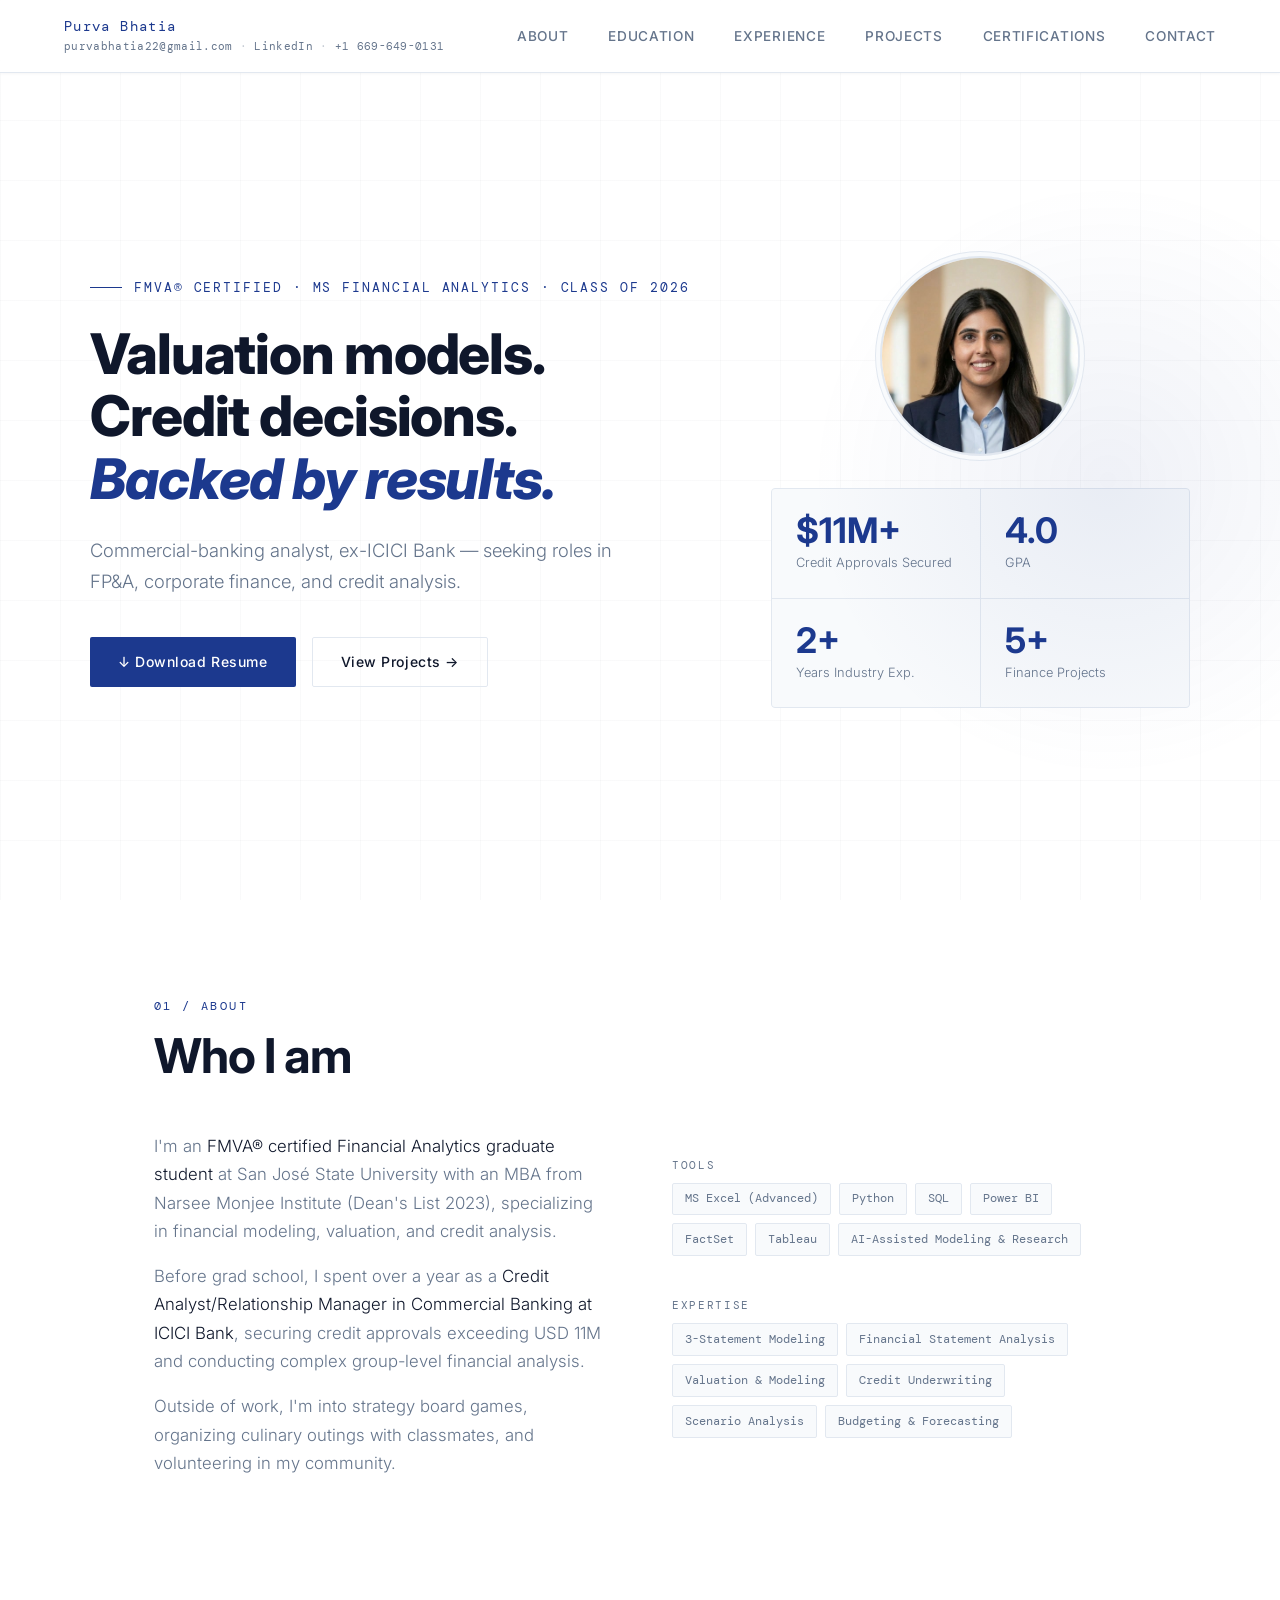
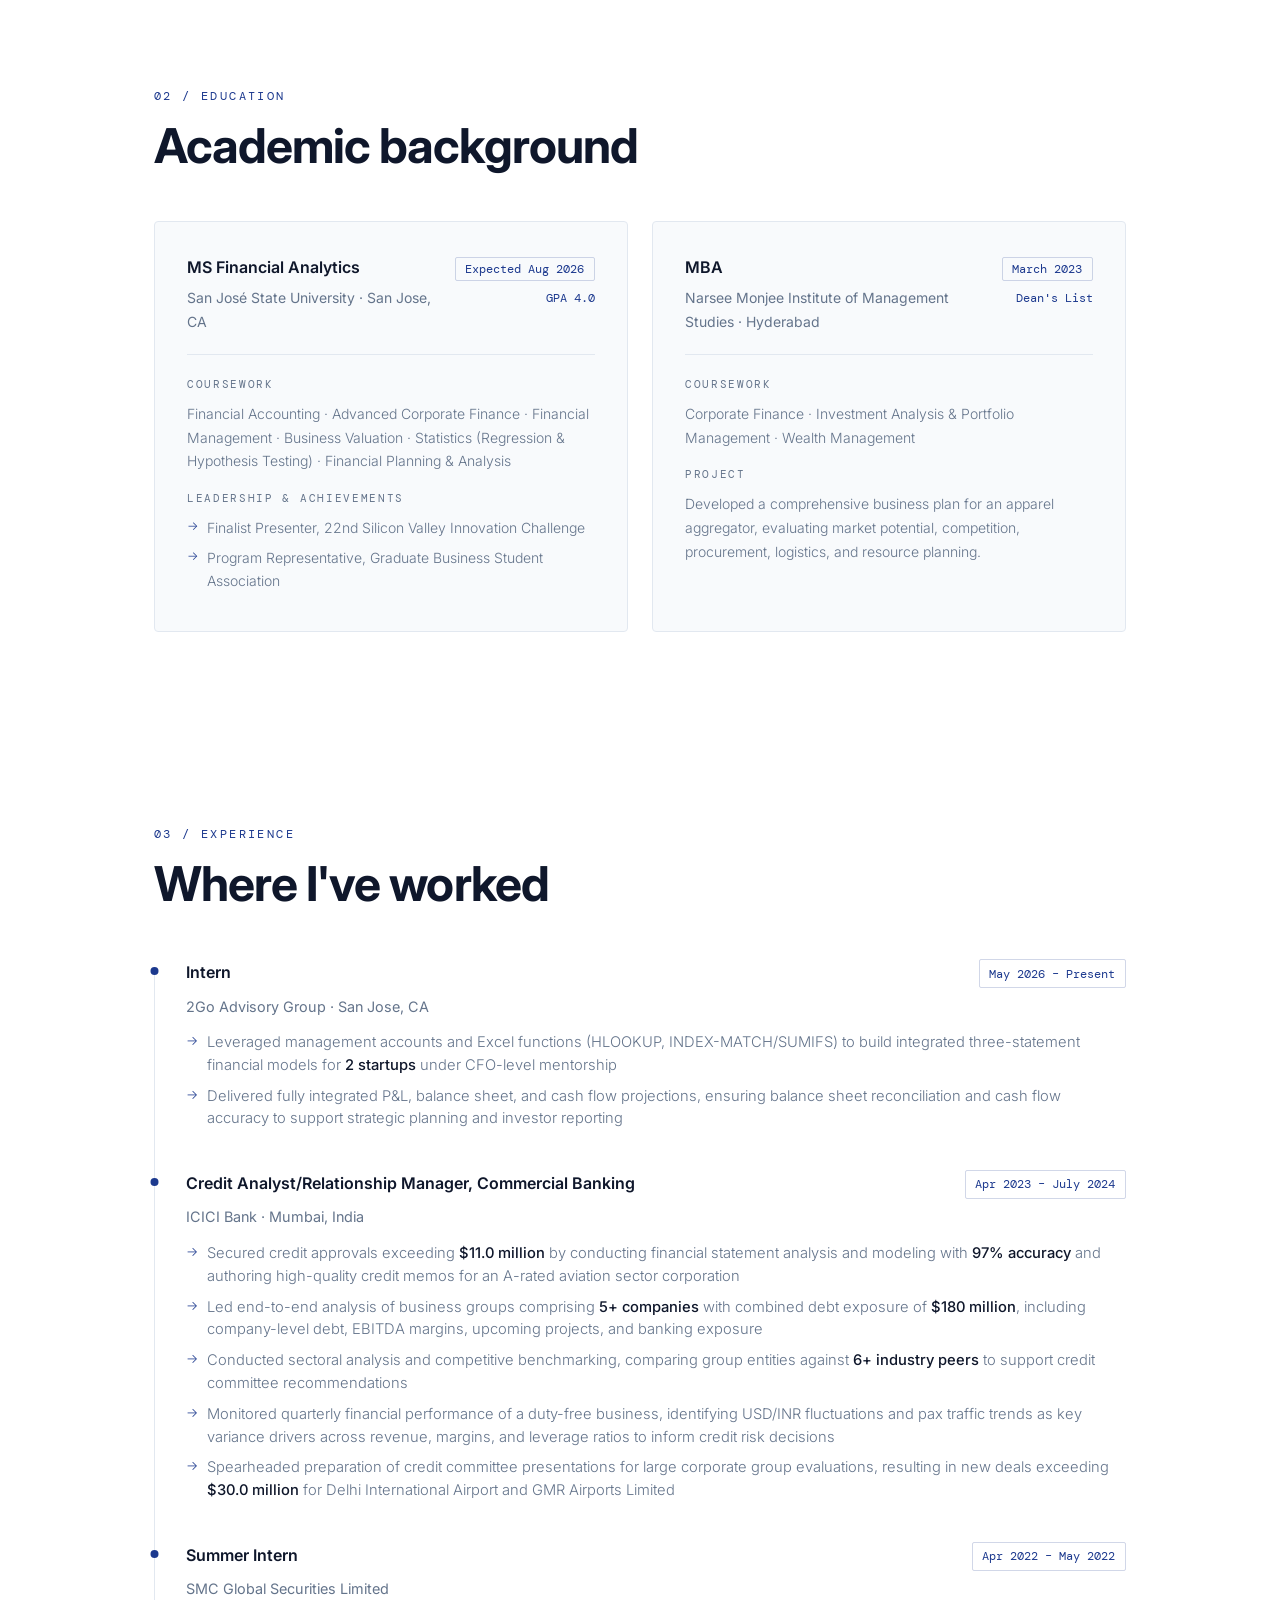
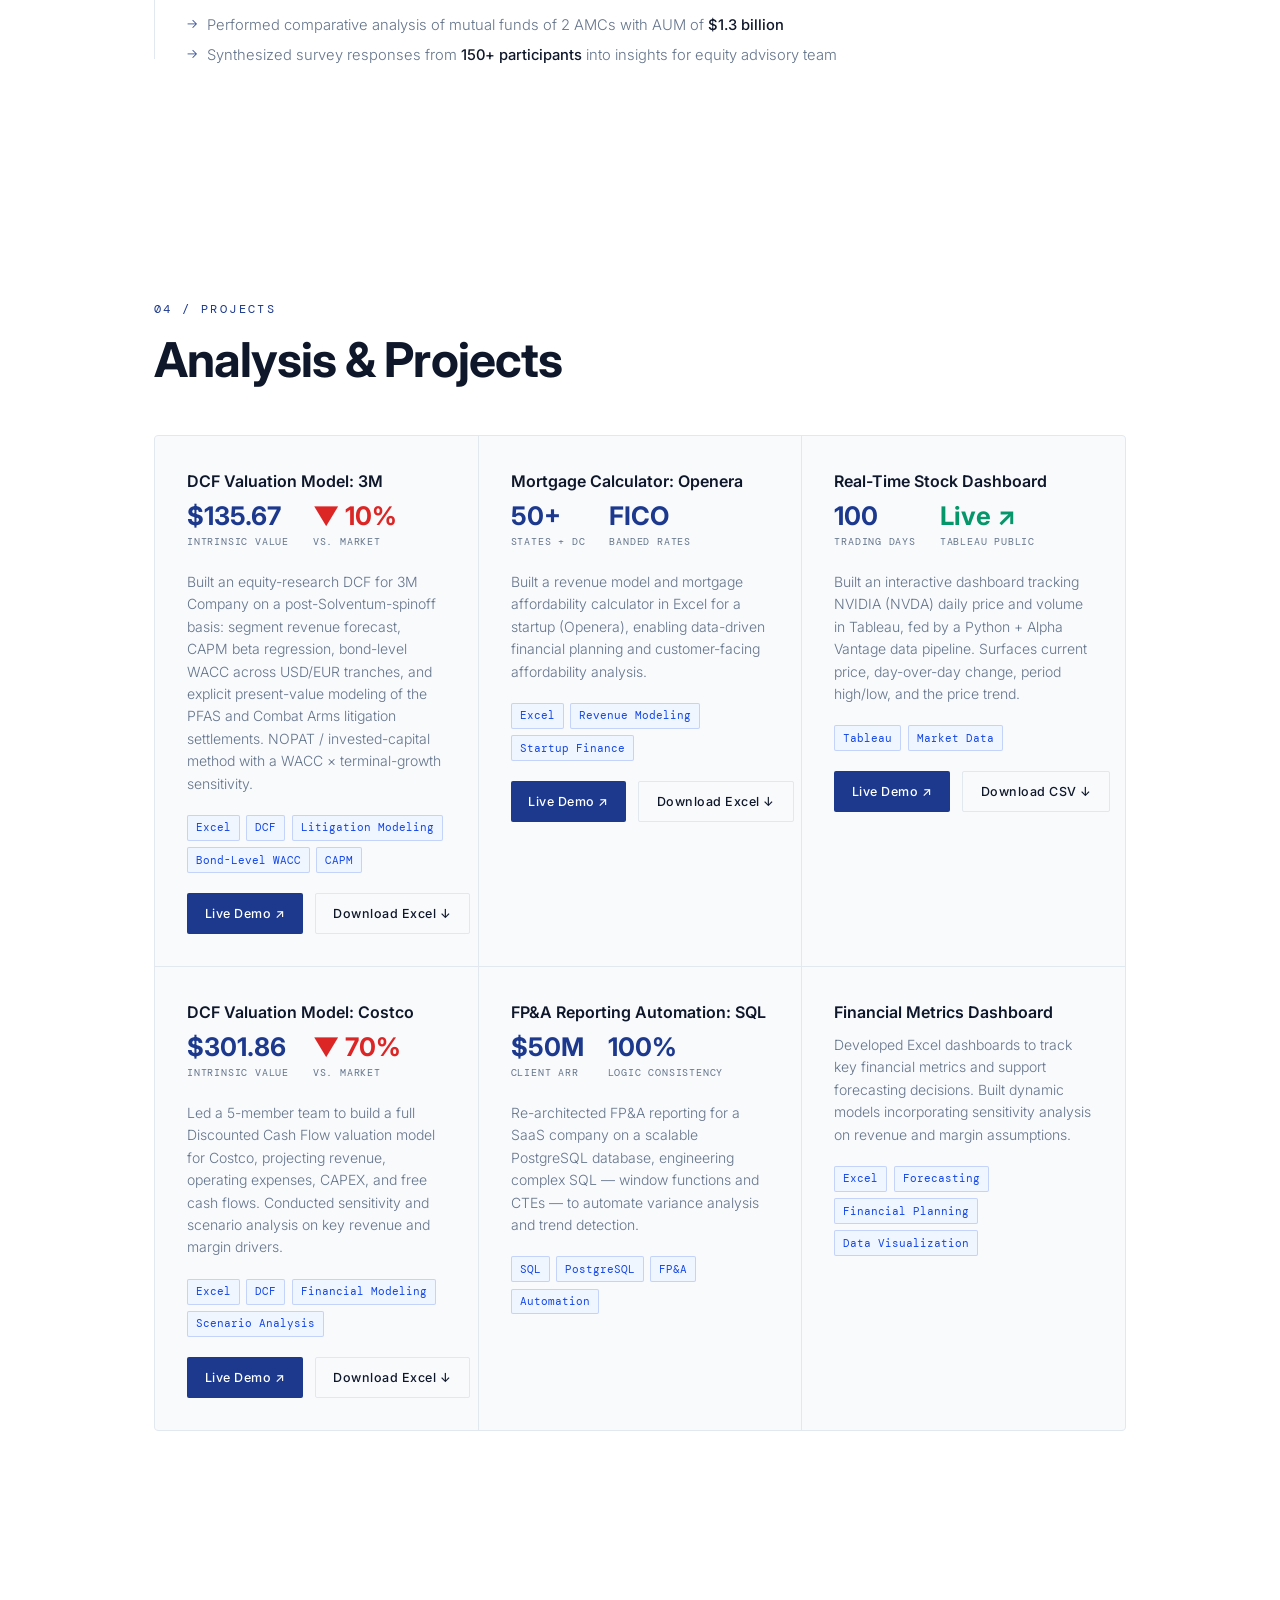
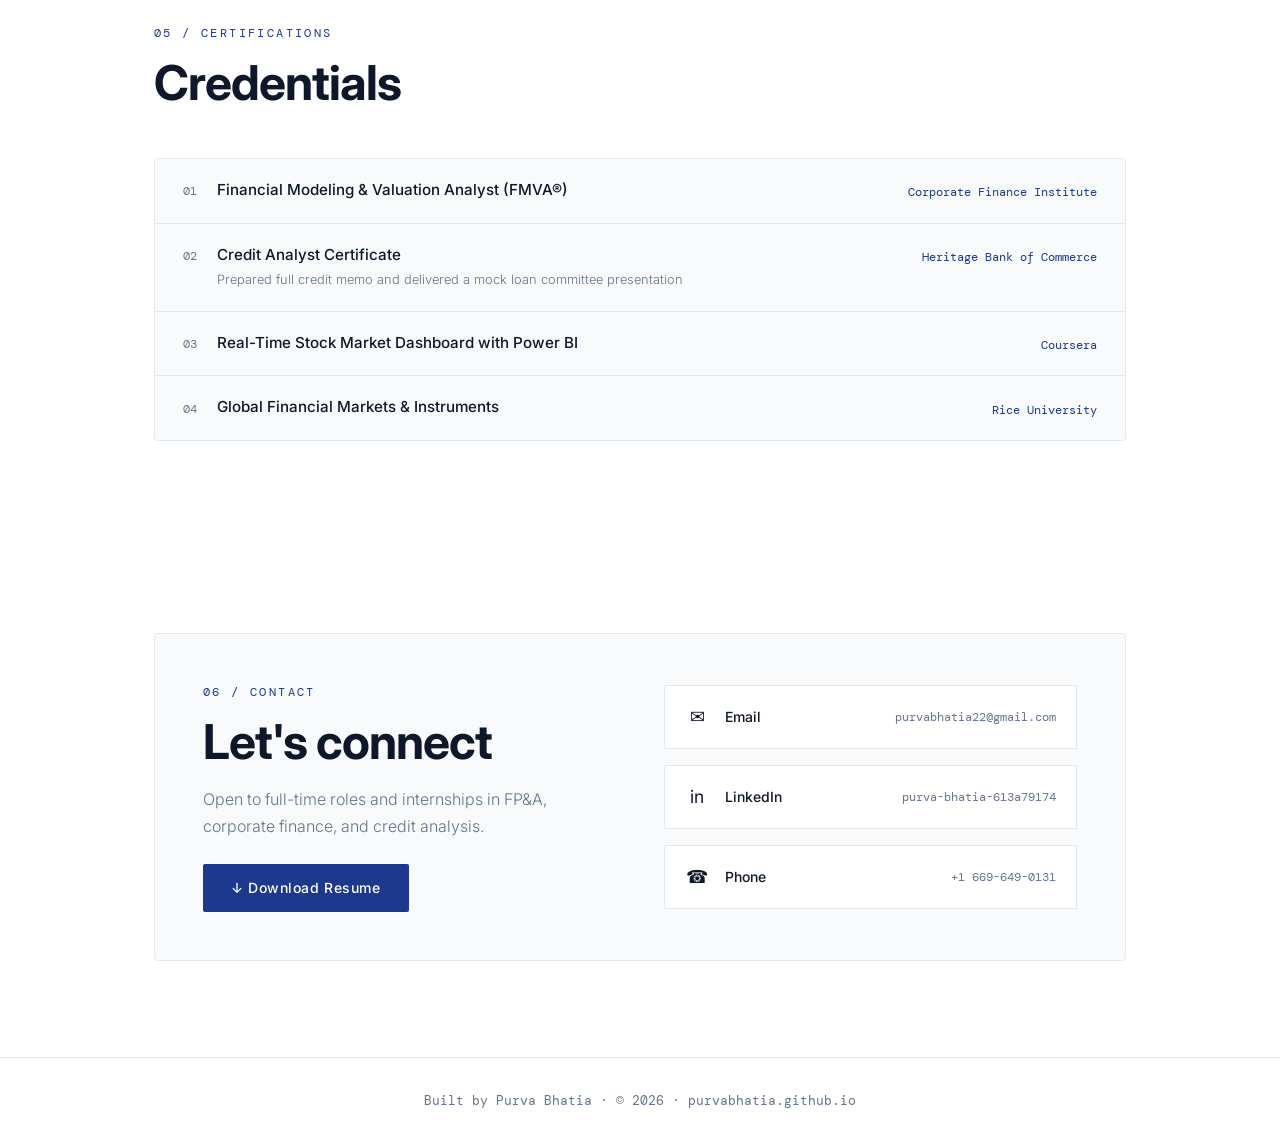
<file: index.html>
<!DOCTYPE html>
<html lang="en">
<head>
  <meta charset="UTF-8" />
  <meta name="viewport" content="width=device-width, initial-scale=1.0"/>
  <title>Purva Bhatia | Financial Analytics</title>
  <link rel="preconnect" href="https://fonts.googleapis.com">
  <link rel="preconnect" href="https://fonts.gstatic.com" crossorigin>
  <link href="https://fonts.googleapis.com/css2?family=Inter:wght@300;400;500;600;700;800&family=DM+Mono:wght@400;500&display=swap" rel="stylesheet">
  <link rel="stylesheet" href="style.css">
  <meta property="og:title" content="Purva Bhatia | Financial Analytics">
  <meta property="og:description" content="FMVA® certified analyst — valuation models, credit underwriting, and financial planning. MS Financial Analytics at SJSU.">
  <meta property="og:type" content="website">
  <meta property="og:url" content="https://purvabhatia.github.io/">
  <meta property="og:image" content="https://purvabhatia.github.io/assets/PurvaBhatia_Headshot.jpg">
  <link rel="icon" href="data:image/svg+xml,<svg xmlns='http://www.w3.org/2000/svg' viewBox='0 0 100 100'><rect width='100' height='100' rx='12' fill='%231c398e'/><text x='50' y='68' font-family='sans-serif' font-size='46' font-weight='700' fill='%23ffffff' text-anchor='middle'>PB</text></svg>">
  <style>
    .nav-links {
      display: flex;
      gap: 2.5rem;
      list-style: none;
    }

    .nav-links a {
      color: var(--muted);
      text-decoration: none;
      font-size: 0.85rem;
      font-weight: 500;
      letter-spacing: 0.05em;
      text-transform: uppercase;
      transition: color 0.2s;
    }

    .nav-links a:hover { color: var(--text); }

    /* ── NAV BRAND + ALWAYS-ON CONTACT ── */
    .nav-brand {
      display: flex;
      flex-direction: column;
      gap: 0.25rem;
      line-height: 1.2;
    }

    .nav-contact {
      display: flex;
      flex-wrap: wrap;
      align-items: center;
      gap: 0.45rem;
      font-family: var(--mono-font);
      font-size: 0.68rem;
      letter-spacing: 0.03em;
      color: var(--muted);
    }

    .nav-contact a {
      color: var(--muted);
      text-decoration: none;
      transition: color 0.2s;
    }

    .nav-contact a:hover { color: var(--accent); }
    .nav-contact-sep { opacity: 0.4; }

    /* ── HERO ── */
    #hero {
      min-height: 100vh;
      display: flex;
      align-items: center;
      justify-content: center;
      padding: 8rem 4rem 4rem;
      position: relative;
      z-index: 1;
    }

    .hero-inner {
      max-width: 1100px;
      width: 100%;
    }

    .hero-grid {
      display: grid;
      grid-template-columns: 1.25fr 0.85fr;
      gap: 4rem;
      align-items: center;
    }

    .hero-visual {
      display: flex;
      flex-direction: column;
      gap: 1.5rem;
    }

    .hero-tag {
      font-family: var(--mono-font);
      font-size: 0.8rem;
      color: var(--accent);
      letter-spacing: 0.15em;
      text-transform: uppercase;
      margin-bottom: 1.5rem;
      display: flex;
      align-items: center;
      gap: 0.75rem;
    }

    .hero-tag::before {
      content: '';
      display: block;
      width: 2rem;
      height: 1px;
      background: var(--accent);
    }

    h1 {
      font-family: var(--heading-font);
      font-size: clamp(2.25rem, 4.8vw, 3.5rem);
      line-height: 1.12;
      font-weight: 800;
      letter-spacing: -0.02em;
      margin-bottom: 1.5rem;
    }

    h1 em {
      font-style: italic;
      color: var(--accent);
    }

    .hero-sub {
      font-size: 1.15rem;
      color: var(--muted);
      max-width: 560px;
      margin-bottom: 2.5rem;
      font-weight: 300;
    }

    .hero-actions {
      display: flex;
      gap: 1rem;
      flex-wrap: wrap;
    }

    .btn {
      display: inline-flex;
      align-items: center;
      gap: 0.5rem;
      padding: 0.75rem 1.75rem;
      border-radius: 2px;
      font-size: 0.875rem;
      font-weight: 500;
      text-decoration: none;
      letter-spacing: 0.04em;
      transition: all 0.2s;
      cursor: pointer;
      border: none;
      font-family: var(--body-font);
    }

    .btn-primary {
      background: var(--accent);
      color: #ffffff;
    }

    .btn-primary:hover {
      background: #1447e6;
      transform: translateY(-1px);
      box-shadow: 0 8px 24px rgba(28,57,142,0.25);
    }

    .btn-outline {
      background: transparent;
      color: var(--text);
      border: 1px solid var(--border);
    }

    .btn-outline:hover {
      border-color: var(--accent);
      background: var(--surface);
    }

    /* ── GLOW ── */
    .hero-glow {
      position: absolute;
      top: 20%;
      right: -10%;
      width: 600px;
      height: 600px;
      background: radial-gradient(circle, rgba(28,57,142,0.07) 0%, transparent 70%);
      pointer-events: none;
      z-index: 0;
    }

    /* ── SECTIONS ── */
    section {
      padding: 6rem 4rem;
      position: relative;
      z-index: 1;
      max-width: 1100px;
      margin: 0 auto;
    }

    .section-label {
      font-family: var(--mono-font);
      font-size: 0.75rem;
      color: var(--accent);
      letter-spacing: 0.2em;
      text-transform: uppercase;
      margin-bottom: 0.75rem;
    }

    h2 {
      font-family: var(--heading-font);
      font-size: clamp(2rem, 4vw, 3rem);
      font-weight: 700;
      letter-spacing: -0.02em;
      margin-bottom: 3rem;
      line-height: 1.15;
    }

    /* ── ABOUT ── */
    .about-grid {
      display: grid;
      grid-template-columns: 1fr 1fr;
      gap: 4rem;
      align-items: start;
    }

    .about-right {
      display: flex;
      flex-direction: column;
      gap: 1.5rem;
    }

    .headshot-wrap {
      position: relative;
      width: 200px;
      height: 200px;
      border-radius: 50%;
      overflow: hidden;
      border: 2px solid var(--border);
      box-shadow: 0 0 0 4px var(--surface), 0 0 0 5px var(--border);
      margin: 0 auto 0.5rem;
      flex-shrink: 0;
    }

    .headshot-wrap img {
      width: 100%;
      height: 100%;
      object-fit: cover;
      object-position: center top;
      display: block;
      filter: grayscale(10%);
      transition: filter 0.3s, transform 0.3s;
    }

    .headshot-wrap:hover img {
      filter: grayscale(0%);
      transform: scale(1.03);
    }

    @media (max-width: 768px) {
      .headshot-wrap { width: 160px; height: 160px; }
    }

    .about-text p {
      color: var(--muted);
      margin-bottom: 1rem;
      font-weight: 300;
      font-size: 1.05rem;
    }

    .about-text p span {
      color: var(--text);
    }

    .skills-list {
      display: flex;
      flex-wrap: wrap;
      gap: 0.5rem;
      margin-top: 1.5rem;
    }

    .skill-tag {
      font-family: var(--mono-font);
      font-size: 0.78rem;
      padding: 0.3rem 0.75rem;
      border-radius: 2px;
      border: 1px solid var(--border);
      color: var(--muted);
      background: var(--surface);
      transition: all 0.2s;
    }

    .skill-tag:hover {
      border-color: var(--accent);
      color: var(--accent);
    }

    .stat-block {
      display: grid;
      grid-template-columns: 1fr 1fr;
      gap: 1px;
      background: var(--border);
      border: 1px solid var(--border);
      border-radius: 4px;
      overflow: hidden;
    }

    .stat-item {
      background: var(--surface);
      padding: 1.5rem;
    }

    .stat-number {
      font-family: var(--heading-font);
      font-size: 2.2rem;
      font-weight: 700;
      color: var(--accent);
      line-height: 1;
      margin-bottom: 0.25rem;
    }

    .stat-desc {
      font-size: 0.8rem;
      color: var(--muted);
      font-weight: 300;
    }

    /* ── EXPERIENCE ── */
    .timeline {
      position: relative;
      padding-left: 2rem;
    }

    .timeline::before {
      content: '';
      position: absolute;
      left: 0;
      top: 8px;
      bottom: 8px;
      width: 1px;
      background: var(--border);
    }

    .timeline-item {
      position: relative;
      margin-bottom: 2.5rem;
      opacity: 0;
      transform: translateY(20px);
      animation: fadeUp 0.5s forwards;
    }

    .timeline-item:nth-child(1) { animation-delay: 0.1s; }
    .timeline-item:nth-child(2) { animation-delay: 0.2s; }
    .timeline-item:nth-child(3) { animation-delay: 0.3s; }

    @keyframes fadeUp {
      to { opacity: 1; transform: translateY(0); }
    }

    .timeline-item::before {
      content: '';
      position: absolute;
      left: -2rem;
      top: 8px;
      width: 8px;
      height: 8px;
      border-radius: 50%;
      background: var(--accent);
      transform: translateX(-3.5px);
    }

    .timeline-header {
      display: flex;
      justify-content: space-between;
      align-items: flex-start;
      margin-bottom: 0.4rem;
      flex-wrap: wrap;
      gap: 0.5rem;
    }

    .timeline-role {
      font-weight: 600;
      font-size: 1rem;
    }

    .timeline-date {
      font-family: var(--mono-font);
      font-size: 0.75rem;
      color: var(--accent);
      padding: 0.2rem 0.6rem;
      border: 1px solid rgba(28,57,142,0.2);
      border-radius: 2px;
    }

    .timeline-company {
      color: var(--muted);
      font-size: 0.9rem;
      margin-bottom: 0.75rem;
    }

    .timeline-desc {
      color: var(--muted);
      font-size: 0.92rem;
      font-weight: 300;
      list-style: none;
      padding: 0;
      margin: 0;
    }

    .timeline-desc li {
      padding-left: 1.3rem;
      position: relative;
      margin-bottom: 0.5rem;
      line-height: 1.55;
    }

    .timeline-desc li:last-child { margin-bottom: 0; }

    .timeline-desc li::before {
      content: '→';
      position: absolute;
      left: 0;
      color: var(--accent);
      font-size: 0.8rem;
    }

    /* ── PROJECTS ── */
    .projects-grid {
      display: grid;
      grid-template-columns: repeat(auto-fill, minmax(320px, 1fr));
      gap: 1px;
      background: var(--border);
      border: 1px solid var(--border);
      border-radius: 4px;
      overflow: hidden;
    }

    .project-card {
      background: var(--surface);
      padding: 2rem;
      transition: background 0.2s;
      text-decoration: none;
      color: inherit;
      display: block;
    }

    .project-card:hover {
      background: var(--surface2);
    }

    .project-card:hover .project-arrow {
      transform: translate(3px, -3px);
    }

    .project-top {
      display: flex;
      justify-content: space-between;
      align-items: flex-start;
      margin-bottom: 1rem;
    }

    .project-icon {
      font-size: 1.5rem;
    }

    .project-arrow {
      color: var(--muted);
      font-size: 1.2rem;
      transition: transform 0.2s;
    }

    .project-title {
      font-weight: 600;
      font-size: 1rem;
      margin-bottom: 0.5rem;
    }

    .project-desc {
      font-size: 0.875rem;
      color: var(--muted);
      font-weight: 300;
      margin-bottom: 1.25rem;
      line-height: 1.6;
    }

    .project-stats {
      display: flex;
      flex-wrap: wrap;
      gap: 1.5rem;
      margin-bottom: 1.25rem;
    }

    .pstat-num {
      font-family: var(--heading-font);
      font-size: 1.6rem;
      font-weight: 700;
      line-height: 1;
      color: var(--accent);
    }

    .pstat-num.down { color: var(--red); }
    .pstat-num.up   { color: var(--green); }

    .pstat-label {
      font-family: var(--mono-font);
      font-size: 0.62rem;
      letter-spacing: 0.08em;
      text-transform: uppercase;
      color: var(--muted);
      margin-top: 0.35rem;
    }

    .timeline-desc strong {
      color: var(--text);
      font-weight: 500;
    }

    .project-tags {
      display: flex;
      flex-wrap: wrap;
      gap: 0.4rem;
    }

    .project-tag {
      font-family: var(--mono-font);
      font-size: 0.7rem;
      color: var(--accent2);
      background: #eff6ff;
      border: 1px solid rgba(20,71,230,0.2);
      padding: 0.15rem 0.5rem;
      border-radius: 2px;
    }

    .project-badge {
      font-family: var(--mono-font);
      font-size: 0.65rem;
      color: var(--bg);
      background: var(--accent);
      padding: 0.2rem 0.55rem;
      border-radius: 2px;
      letter-spacing: 0.05em;
      text-transform: uppercase;
      font-weight: 500;
    }

    .project-actions {
      display: flex;
      gap: 0.75rem;
      margin-top: 1.25rem;
      flex-wrap: nowrap;
    }

    .project-actions .btn {
      font-size: 0.78rem;
      padding: 0.55rem 1.1rem;
      white-space: nowrap;
    }

    /* ── CONTACT ── */
    .contact-inner {
      background: var(--surface);
      border: 1px solid var(--border);
      border-radius: 4px;
      padding: 3rem;
      display: grid;
      grid-template-columns: 1fr 1fr;
      gap: 3rem;
      align-items: center;
    }

    .contact-cta h2 {
      margin-bottom: 1rem;
    }

    .contact-cta p {
      color: var(--muted);
      font-weight: 300;
      margin-bottom: 1.5rem;
    }

    .contact-links {
      display: flex;
      flex-direction: column;
      gap: 1rem;
    }

    .contact-link {
      display: flex;
      align-items: center;
      gap: 1rem;
      padding: 1rem 1.25rem;
      border: 1px solid var(--border);
      border-radius: 2px;
      text-decoration: none;
      color: var(--text);
      transition: all 0.2s;
      background: var(--bg);
    }

    .contact-link:hover {
      border-color: var(--accent);
      color: var(--accent);
    }

    .contact-link-icon {
      font-size: 1.1rem;
      width: 1.5rem;
      text-align: center;
    }

    .contact-link-label {
      font-size: 0.875rem;
      font-weight: 500;
    }

    .contact-link-sub {
      font-size: 0.75rem;
      color: var(--muted);
      margin-left: auto;
      font-family: var(--mono-font);
    }

    /* ── DIVIDER ── */
    .divider {
      width: 100%;
      height: 1px;
      background: var(--border);
      margin: 0 4rem;
      max-width: calc(100% - 8rem);
    }

    /* ── SKILL GROUPS ── */
    .skills-group { margin-top: 1.5rem; }
    .skills-group + .skills-group { margin-top: 1rem; }
    .skills-group-label {
      font-family: var(--mono-font);
      font-size: 0.7rem;
      color: var(--muted);
      letter-spacing: 0.15em;
      text-transform: uppercase;
      margin-bottom: 0.5rem;
    }
    .skills-group .skills-list { margin-top: 0; }

    /* ── EDUCATION ── */
    .edu-grid {
      display: grid;
      grid-template-columns: 1fr 1fr;
      gap: 1.5rem;
    }
    .edu-card {
      background: var(--surface);
      border: 1px solid var(--border);
      border-radius: 4px;
      padding: 2rem;
    }
    .edu-header {
      display: flex;
      justify-content: space-between;
      align-items: flex-start;
      gap: 1rem;
      margin-bottom: 1.25rem;
      padding-bottom: 1.25rem;
      border-bottom: 1px solid var(--border);
    }
    .edu-degree { font-weight: 600; font-size: 1rem; margin-bottom: 0.3rem; }
    .edu-school { font-size: 0.875rem; color: var(--muted); }
    .edu-meta { text-align: right; flex-shrink: 0; }
    .edu-gpa {
      font-family: var(--mono-font);
      font-size: 0.75rem;
      color: var(--accent);
      margin-top: 0.4rem;
    }
    .edu-section-title {
      font-family: var(--mono-font);
      font-size: 0.7rem;
      letter-spacing: 0.15em;
      text-transform: uppercase;
      color: var(--muted);
      margin-bottom: 0.5rem;
      margin-top: 1rem;
    }
    .edu-section-title:first-child { margin-top: 0; }
    .edu-text { font-size: 0.875rem; color: var(--muted); font-weight: 300; line-height: 1.7; }
    .edu-list { list-style: none; padding: 0; }
    .edu-list li {
      font-size: 0.875rem;
      color: var(--muted);
      font-weight: 300;
      padding-left: 1.25rem;
      position: relative;
      margin-bottom: 0.35rem;
    }
    .edu-list li::before { content: '→'; position: absolute; left: 0; color: var(--accent); font-size: 0.75rem; }

    /* ── CERTIFICATIONS ── */
    .cert-list {
      border: 1px solid var(--border);
      border-radius: 4px;
      overflow: hidden;
    }
    .cert-item {
      display: flex;
      align-items: flex-start;
      justify-content: space-between;
      gap: 2rem;
      padding: 1.25rem 1.75rem;
      border-bottom: 1px solid var(--border);
      background: var(--surface);
      transition: background 0.2s;
    }
    .cert-item:last-child { border-bottom: none; }
    .cert-item:hover { background: var(--surface2); }
    .cert-left { display: flex; align-items: flex-start; gap: 1.25rem; }
    .cert-index {
      font-family: var(--mono-font);
      font-size: 0.72rem;
      color: var(--muted);
      padding-top: 0.2rem;
      flex-shrink: 0;
    }
    .cert-name { font-weight: 500; font-size: 0.95rem; line-height: 1.4; }
    .cert-detail { font-size: 0.8rem; color: var(--muted); font-weight: 300; margin-top: 0.25rem; }
    .cert-org {
      font-family: var(--mono-font);
      font-size: 0.75rem;
      color: var(--accent);
      white-space: nowrap;
      flex-shrink: 0;
      padding-top: 0.2rem;
    }

    /* ── RESPONSIVE ── */
    @media (max-width: 768px) {
      nav { padding: 1rem 1.5rem; }
      .nav-links { display: none; }
      #hero, section { padding-left: 1.5rem; padding-right: 1.5rem; }
      .hero-grid { grid-template-columns: 1fr; gap: 2.5rem; }
      .about-grid { grid-template-columns: 1fr; gap: 2rem; }
      .contact-inner { grid-template-columns: 1fr; }
      .projects-grid { grid-template-columns: 1fr; }
      .edu-grid { grid-template-columns: 1fr; }
    }

    /* ── SCROLL ANIMATION ── */
    .reveal {
      opacity: 0;
      transform: translateY(30px);
      transition: opacity 0.6s ease, transform 0.6s ease;
    }

    .reveal.visible {
      opacity: 1;
      transform: translateY(0);
    }
  </style>
</head>
<body>

  <!-- NAV -->
  <nav>
    <div class="nav-brand">
      <span class="nav-logo">Purva Bhatia</span>
      <span class="nav-contact">
        <a href="mailto:purvabhatia22@gmail.com">purvabhatia22@gmail.com</a>
        <span class="nav-contact-sep">·</span>
        <a href="https://www.linkedin.com/in/purva-bhatia-613a79174/" target="_blank" rel="noopener">LinkedIn</a>
        <span class="nav-contact-sep">·</span>
        <a href="tel:+16696490131">+1 669-649-0131</a>
      </span>
    </div>
    <ul class="nav-links">
      <li><a href="#about">About</a></li>
      <li><a href="#education">Education</a></li>
      <li><a href="#experience">Experience</a></li>
      <li><a href="#projects">Projects</a></li>
      <li><a href="#certifications">Certifications</a></li>
      <li><a href="#contact">Contact</a></li>
    </ul>
  </nav>

  <!-- HERO -->
  <div id="hero">
    <div class="hero-glow"></div>
    <div class="hero-inner">
      <div class="hero-grid">
        <div class="hero-text">
          <div class="hero-tag">FMVA® Certified · MS Financial Analytics · Class of 2026</div>
          <h1>Valuation models.<br>Credit decisions.<br><em>Backed by results.</em></h1>
          <p class="hero-sub">
            Commercial-banking analyst, ex-ICICI Bank — seeking roles in FP&amp;A, corporate finance, and credit analysis.
          </p>
          <div class="hero-actions">
            <a href="assets/PurvaBhatia_Resume.pdf" class="btn btn-primary" target="_blank">↓ Download Resume</a>
            <a href="#projects" class="btn btn-outline">View Projects →</a>
          </div>
        </div>
        <div class="hero-visual">
          <div class="headshot-wrap">
            <img src="assets/PurvaBhatia_Headshot.jpg" alt="Purva Bhatia" />
          </div>
          <div class="stat-block">
            <div class="stat-item">
              <div class="stat-number">$11M+</div>
              <div class="stat-desc">Credit Approvals Secured</div>
            </div>
            <div class="stat-item">
              <div class="stat-number">4.0</div>
              <div class="stat-desc">GPA</div>
            </div>
            <div class="stat-item">
              <div class="stat-number">2+</div>
              <div class="stat-desc">Years Industry Exp.</div>
            </div>
            <div class="stat-item">
              <div class="stat-number">5+</div>
              <div class="stat-desc">Finance Projects</div>
            </div>
          </div>
        </div>
      </div>
    </div>
  </div>

  <!-- ABOUT -->
  <section id="about">
    <div class="section-label">01 / About</div>
    <h2>Who I am</h2>
    <div class="about-grid reveal">
      <div class="about-text">
        <p>
          I'm an <span>FMVA® certified Financial Analytics graduate student</span> at San José State University with an MBA from Narsee Monjee Institute (Dean's List 2023), specializing in financial modeling, valuation, and credit analysis.
        </p>
        <p>
          Before grad school, I spent over a year as a <span>Credit Analyst/Relationship Manager in Commercial Banking at ICICI Bank</span>, securing credit approvals exceeding USD 11M and conducting complex group-level financial analysis.
        </p>
        <p>
          Outside of work, I'm into strategy board games, organizing culinary outings with classmates, and volunteering in my community.
        </p>
      </div>
      <div class="about-right">
        <div class="skills-group">
          <div class="skills-group-label">Tools</div>
          <div class="skills-list">
            <span class="skill-tag">MS Excel (Advanced)</span>
            <span class="skill-tag">Python</span>
            <span class="skill-tag">SQL</span>
            <span class="skill-tag">Power BI</span>
            <span class="skill-tag">FactSet</span>
            <span class="skill-tag">Tableau</span>
            <span class="skill-tag">AI-Assisted Modeling &amp; Research</span>
          </div>
        </div>
        <div class="skills-group">
          <div class="skills-group-label">Expertise</div>
          <div class="skills-list">
            <span class="skill-tag">3-Statement Modeling</span>
            <span class="skill-tag">Financial Statement Analysis</span>
            <span class="skill-tag">Valuation & Modeling</span>
            <span class="skill-tag">Credit Underwriting</span>
            <span class="skill-tag">Scenario Analysis</span>
            <span class="skill-tag">Budgeting & Forecasting</span>
          </div>
        </div>
      </div>
    </div>
  </section>

  <!-- EDUCATION -->
  <section id="education">
    <div class="section-label">02 / Education</div>
    <h2>Academic background</h2>
    <div class="edu-grid reveal">

      <div class="edu-card">
        <div class="edu-header">
          <div>
            <div class="edu-degree">MS Financial Analytics</div>
            <div class="edu-school">San José State University · San Jose, CA</div>
          </div>
          <div class="edu-meta">
            <span class="timeline-date">Expected Aug 2026</span>
            <div class="edu-gpa">GPA 4.0</div>
          </div>
        </div>
        <div class="edu-section-title">Coursework</div>
        <p class="edu-text">Financial Accounting · Advanced Corporate Finance · Financial Management · Business Valuation · Statistics (Regression &amp; Hypothesis Testing) · Financial Planning &amp; Analysis</p>
        <div class="edu-section-title">Leadership &amp; Achievements</div>
        <ul class="edu-list">
          <li>Finalist Presenter, 22nd Silicon Valley Innovation Challenge</li>
          <li>Program Representative, Graduate Business Student Association</li>
        </ul>
      </div>

      <div class="edu-card">
        <div class="edu-header">
          <div>
            <div class="edu-degree">MBA</div>
            <div class="edu-school">Narsee Monjee Institute of Management Studies · Hyderabad</div>
          </div>
          <div class="edu-meta">
            <span class="timeline-date">March 2023</span>
            <div class="edu-gpa">Dean's List</div>
          </div>
        </div>
        <div class="edu-section-title">Coursework</div>
        <p class="edu-text">Corporate Finance · Investment Analysis &amp; Portfolio Management · Wealth Management</p>
        <div class="edu-section-title">Project</div>
        <p class="edu-text">Developed a comprehensive business plan for an apparel aggregator, evaluating market potential, competition, procurement, logistics, and resource planning.</p>
      </div>

    </div>
  </section>

  <!-- EXPERIENCE -->
  <section id="experience">
    <div class="section-label">03 / Experience</div>
    <h2>Where I've worked</h2>
    <div class="timeline">
      <!-- JOB 1 -->
      <div class="timeline-item">
        <div class="timeline-header">
          <span class="timeline-role">Intern</span>
          <span class="timeline-date">May 2026 – Present</span>
        </div>
        <div class="timeline-company">2Go Advisory Group · San Jose, CA</div>
        <ul class="timeline-desc">
          <li>Leveraged management accounts and Excel functions (HLOOKUP, INDEX-MATCH/SUMIFS) to build integrated three-statement financial models for <strong>2 startups</strong> under CFO-level mentorship</li>
          <li>Delivered fully integrated P&amp;L, balance sheet, and cash flow projections, ensuring balance sheet reconciliation and cash flow accuracy to support strategic planning and investor reporting</li>
        </ul>
      </div>
      <!-- JOB 2 -->
      <div class="timeline-item">
        <div class="timeline-header">
          <span class="timeline-role">Credit Analyst/Relationship Manager, Commercial Banking</span>
          <span class="timeline-date">Apr 2023 – July 2024</span>
        </div>
        <div class="timeline-company">ICICI Bank · Mumbai, India</div>
        <ul class="timeline-desc">
          <li>Secured credit approvals exceeding <strong>$11.0 million</strong> by conducting financial statement analysis and modeling with <strong>97% accuracy</strong> and authoring high-quality credit memos for an A-rated aviation sector corporation</li>
          <li>Led end-to-end analysis of business groups comprising <strong>5+ companies</strong> with combined debt exposure of <strong>$180 million</strong>, including company-level debt, EBITDA margins, upcoming projects, and banking exposure</li>
          <li>Conducted sectoral analysis and competitive benchmarking, comparing group entities against <strong>6+ industry peers</strong> to support credit committee recommendations</li>
          <li>Monitored quarterly financial performance of a duty-free business, identifying USD/INR fluctuations and pax traffic trends as key variance drivers across revenue, margins, and leverage ratios to inform credit risk decisions</li>
          <li>Spearheaded preparation of credit committee presentations for large corporate group evaluations, resulting in new deals exceeding <strong>$30.0 million</strong> for Delhi International Airport and GMR Airports Limited</li>
        </ul>
      </div>
      <!-- JOB 3 -->
      <div class="timeline-item">
        <div class="timeline-header">
          <span class="timeline-role">Summer Intern</span>
          <span class="timeline-date">Apr 2022 – May 2022</span>
        </div>
        <div class="timeline-company">SMC Global Securities Limited</div>
        <ul class="timeline-desc">
          <li>Performed comparative analysis of mutual funds of 2 AMCs with AUM of <strong>$1.3 billion</strong></li>
          <li>Synthesized survey responses from <strong>150+ participants</strong> into insights for equity advisory team</li>
        </ul>
      </div>
    </div>
  </section>

  <!-- PROJECTS -->
  <section id="projects">
    <div class="section-label">04 / Projects</div>
    <h2>Analysis &amp; Projects</h2>
    <div class="projects-grid reveal">

      <!-- PROJECT 1 -->
      <div class="project-card">
        <div class="project-title">DCF Valuation Model: 3M</div>
        <div class="project-stats">
          <div class="pstat"><div class="pstat-num">$135.67</div><div class="pstat-label">Intrinsic Value</div></div>
          <div class="pstat"><div class="pstat-num down">▼ 10%</div><div class="pstat-label">vs. Market</div></div>
        </div>
        <div class="project-desc">
          Built an equity-research DCF for 3M Company on a post-Solventum-spinoff basis: segment revenue forecast, CAPM beta regression, bond-level WACC across USD/EUR tranches, and explicit present-value modeling of the PFAS and Combat Arms litigation settlements. NOPAT / invested-capital method with a WACC × terminal-growth sensitivity.
        </div>
        <div class="project-tags">
          <span class="project-tag">Excel</span>
          <span class="project-tag">DCF</span>
          <span class="project-tag">Litigation Modeling</span>
          <span class="project-tag">Bond-Level WACC</span>
          <span class="project-tag">CAPM</span>
        </div>
        <div class="project-actions">
          <a href="3m.html" class="btn btn-primary" target="_blank">Live Demo ↗</a>
          <a href="assets/3m_DCF.xlsx" class="btn btn-outline" target="_blank">Download Excel ↓</a>
        </div>
      </div>

      <!-- PROJECT 2 -->
      <div class="project-card">
        <div class="project-title">Mortgage Calculator: Openera</div>
        <div class="project-stats">
          <div class="pstat"><div class="pstat-num">50+</div><div class="pstat-label">States + DC</div></div>
          <div class="pstat"><div class="pstat-num">FICO</div><div class="pstat-label">Banded Rates</div></div>
        </div>
        <div class="project-desc">
          Built a revenue model and mortgage affordability calculator in Excel for a startup (Openera), enabling data-driven financial planning and customer-facing affordability analysis.
        </div>
        <div class="project-tags">
          <span class="project-tag">Excel</span>
          <span class="project-tag">Revenue Modeling</span>
          <span class="project-tag">Startup Finance</span>
        </div>
        <div class="project-actions">
          <a href="mortgage.html" class="btn btn-primary" target="_blank">Live Demo ↗</a>
          <a href="assets/Simulator.xlsx" class="btn btn-outline" target="_blank">Download Excel ↓</a>
        </div>
      </div>

      <!-- PROJECT 3 -->
      <div class="project-card">
        <div class="project-title">Real-Time Stock Dashboard</div>
        <div class="project-stats">
          <div class="pstat"><div class="pstat-num">100</div><div class="pstat-label">Trading Days</div></div>
          <div class="pstat"><div class="pstat-num up">Live ↗</div><div class="pstat-label">Tableau Public</div></div>
        </div>
        <div class="project-desc">
          Built an interactive dashboard tracking NVIDIA (NVDA) daily price and volume in Tableau, fed by a Python + Alpha Vantage data pipeline. Surfaces current price, day-over-day change, period high/low, and the price trend.
        </div>
        <div class="project-tags">
          <span class="project-tag">Tableau</span>
          <span class="project-tag">Market Data</span>
        </div>
        <div class="project-actions">
          <a href="stocks.html" class="btn btn-primary" target="_blank">Live Demo ↗</a>
          <a href="assets/stock_data.csv" class="btn btn-outline" target="_blank" download>Download CSV ↓</a>
        </div>
      </div>

      <!-- PROJECT 4 -->
      <div class="project-card">
        <div class="project-title">DCF Valuation Model: Costco</div>
        <div class="project-stats">
          <div class="pstat"><div class="pstat-num">$301.86</div><div class="pstat-label">Intrinsic Value</div></div>
          <div class="pstat"><div class="pstat-num down">▼ 70%</div><div class="pstat-label">vs. Market</div></div>
        </div>
        <div class="project-desc">
          Led a 5-member team to build a full Discounted Cash Flow valuation model for Costco, projecting revenue, operating expenses, CAPEX, and free cash flows. Conducted sensitivity and scenario analysis on key revenue and margin drivers.
        </div>
        <div class="project-tags">
          <span class="project-tag">Excel</span>
          <span class="project-tag">DCF</span>
          <span class="project-tag">Financial Modeling</span>
          <span class="project-tag">Scenario Analysis</span>
        </div>
        <div class="project-actions">
          <a href="costco.html" class="btn btn-primary" target="_blank">Live Demo ↗</a>
          <a href="assets/Costco_DCF.xlsx" class="btn btn-outline" target="_blank">Download Excel ↓</a>
        </div>
      </div>

      <!-- PROJECT 5 -->
      <div class="project-card">
        <div class="project-title">FP&amp;A Reporting Automation: SQL</div>
        <div class="project-stats">
          <div class="pstat"><div class="pstat-num">$50M</div><div class="pstat-label">Client ARR</div></div>
          <div class="pstat"><div class="pstat-num">100%</div><div class="pstat-label">Logic Consistency</div></div>
        </div>
        <div class="project-desc">
          Re-architected FP&amp;A reporting for a SaaS company on a scalable PostgreSQL database, engineering complex SQL — window functions and CTEs — to automate variance analysis and trend detection.
        </div>
        <div class="project-tags">
          <span class="project-tag">SQL</span>
          <span class="project-tag">PostgreSQL</span>
          <span class="project-tag">FP&amp;A</span>
          <span class="project-tag">Automation</span>
        </div>
      </div>

      <!-- PROJECT 6 -->
      <div class="project-card">
        <div class="project-title">Financial Metrics Dashboard</div>
        <div class="project-desc">
          Developed Excel dashboards to track key financial metrics and support forecasting decisions. Built dynamic models incorporating sensitivity analysis on revenue and margin assumptions.
        </div>
        <div class="project-tags">
          <span class="project-tag">Excel</span>
          <span class="project-tag">Forecasting</span>
          <span class="project-tag">Financial Planning</span>
          <span class="project-tag">Data Visualization</span>
        </div>
      </div>

    </div>
  </section>

  <!-- CERTIFICATIONS -->
  <section id="certifications">
    <div class="section-label">05 / Certifications</div>
    <h2>Credentials</h2>
    <div class="cert-list reveal">

      <div class="cert-item">
        <div class="cert-left">
          <span class="cert-index">01</span>
          <div>
            <div class="cert-name">Financial Modeling &amp; Valuation Analyst (FMVA®)</div>
          </div>
        </div>
        <span class="cert-org">Corporate Finance Institute</span>
      </div>

      <div class="cert-item">
        <div class="cert-left">
          <span class="cert-index">02</span>
          <div>
            <div class="cert-name">Credit Analyst Certificate</div>
            <div class="cert-detail">Prepared full credit memo and delivered a mock loan committee presentation</div>
          </div>
        </div>
        <span class="cert-org">Heritage Bank of Commerce</span>
      </div>

      <div class="cert-item">
        <div class="cert-left">
          <span class="cert-index">03</span>
          <div>
            <div class="cert-name">Real-Time Stock Market Dashboard with Power BI</div>
          </div>
        </div>
        <span class="cert-org">Coursera</span>
      </div>

      <div class="cert-item">
        <div class="cert-left">
          <span class="cert-index">04</span>
          <div>
            <div class="cert-name">Global Financial Markets &amp; Instruments</div>
          </div>
        </div>
        <span class="cert-org">Rice University</span>
      </div>

    </div>
  </section>

  <!-- CONTACT -->
  <section id="contact">
    <div class="contact-inner reveal">
      <div class="contact-cta">
        <div class="section-label">06 / Contact</div>
        <h2>Let's connect</h2>
        <p>
          Open to full-time roles and internships in FP&amp;A, corporate finance, and credit analysis.
        </p>
        <a href="assets/PurvaBhatia_Resume.pdf" class="btn btn-primary" target="_blank">↓ Download Resume</a>
      </div>
      <div class="contact-links">
        <a href="mailto:purvabhatia22@gmail.com" class="contact-link">
          <span class="contact-link-icon">✉</span>
          <span class="contact-link-label">Email</span>
          <span class="contact-link-sub">purvabhatia22@gmail.com</span>
        </a>
        <a href="https://www.linkedin.com/in/purva-bhatia-613a79174/" target="_blank" class="contact-link">
          <span class="contact-link-icon">in</span>
          <span class="contact-link-label">LinkedIn</span>
          <span class="contact-link-sub">purva-bhatia-613a79174</span>
        </a>
        <a href="tel:+16696490131" class="contact-link">
          <span class="contact-link-icon">☎</span>
          <span class="contact-link-label">Phone</span>
          <span class="contact-link-sub">+1 669-649-0131</span>
        </a>
      </div>
    </div>
  </section>

  <!-- FOOTER -->
  <footer>
    <p>Built by Purva Bhatia · © 2026 · purvabhatia.github.io</p>
  </footer>

  <script>
    // Scroll reveal
    const reveals = document.querySelectorAll('.reveal');
    const observer = new IntersectionObserver((entries) => {
      entries.forEach(e => {
        if (e.isIntersecting) {
          e.target.classList.add('visible');
        }
      });
    }, { threshold: 0.1 });
    reveals.forEach(r => observer.observe(r));
  </script>

</body>
</html>
</file>
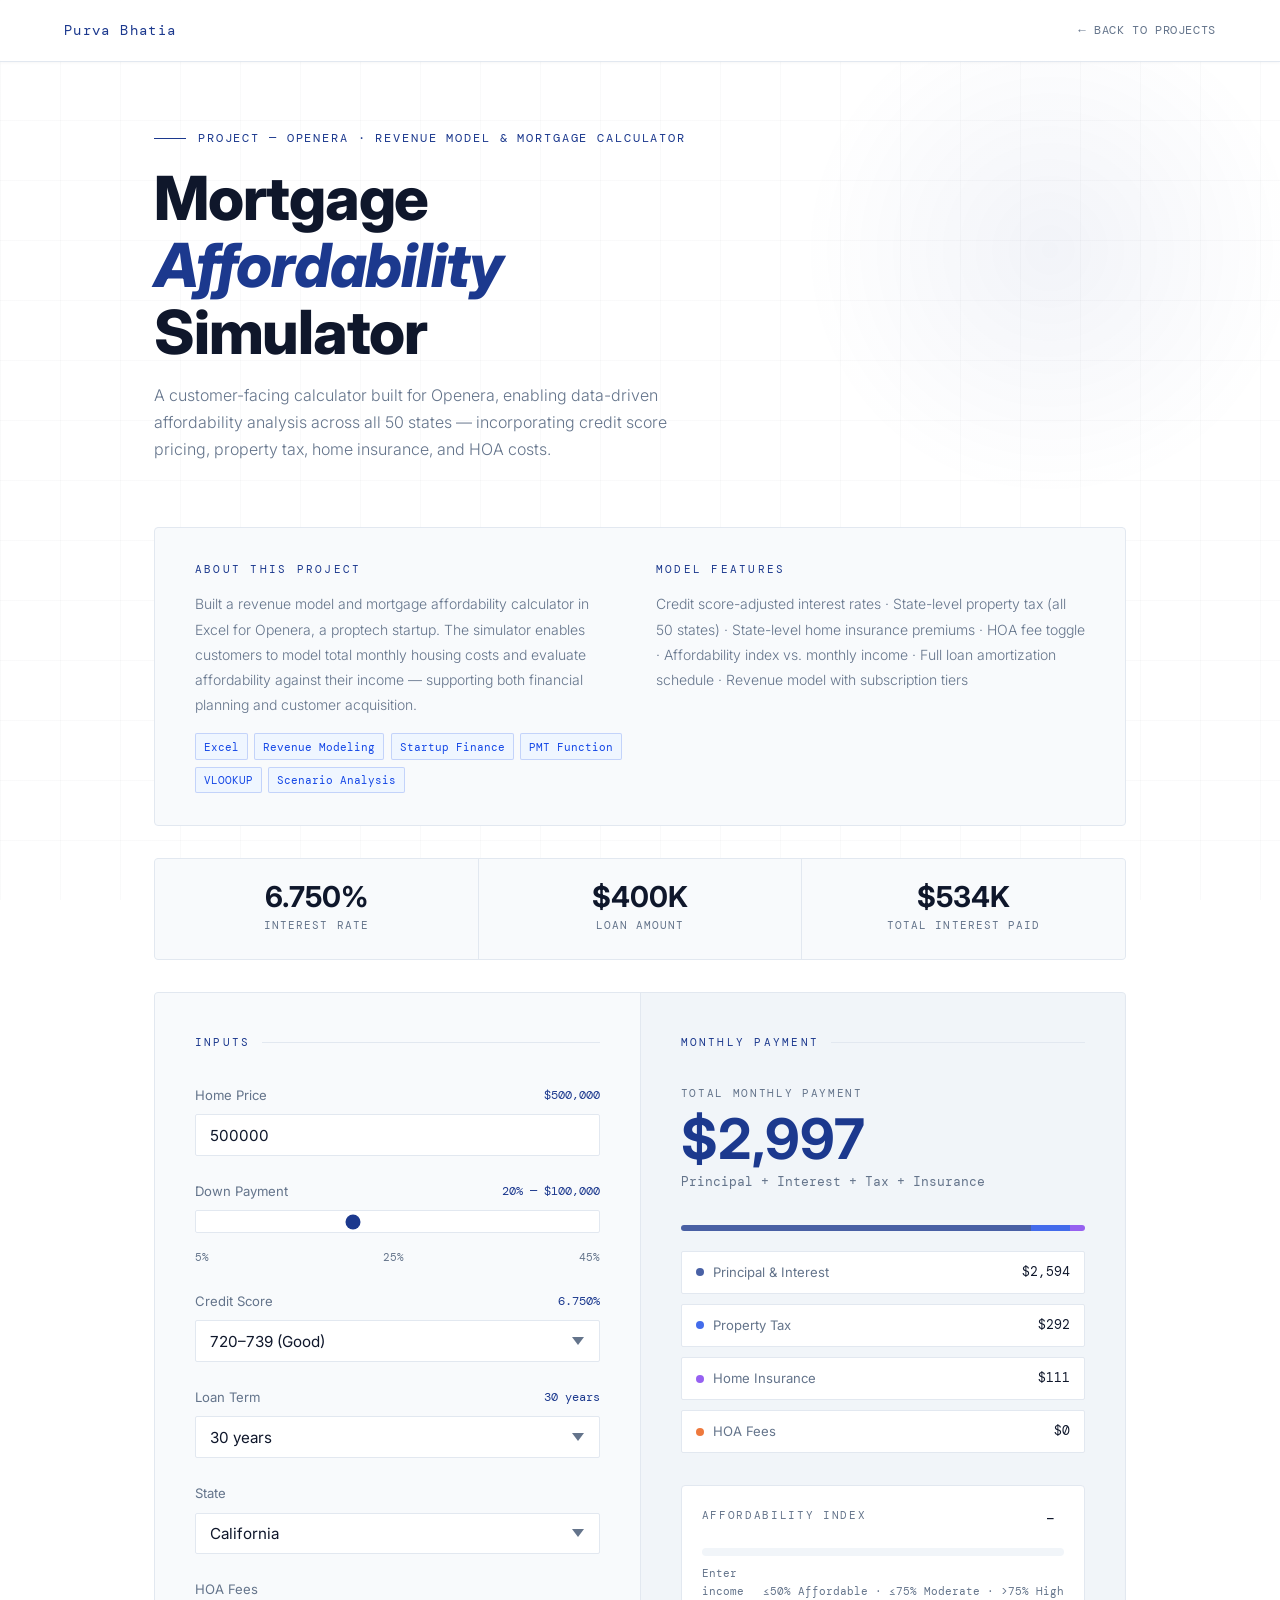
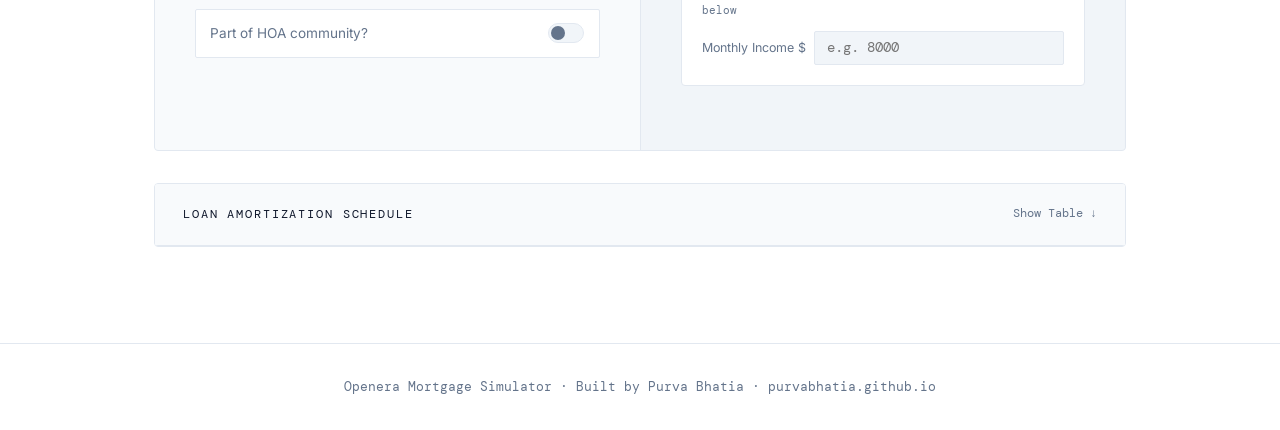
<file: mortgage.html>
<!DOCTYPE html>
<html lang="en">
<head>
  <meta charset="UTF-8" />
  <meta name="viewport" content="width=device-width, initial-scale=1.0"/>
  <title>Mortgage Calculator — Openera | Purva Bhatia</title>
  <link rel="preconnect" href="https://fonts.gstatic.com" crossorigin>
  <link href="https://fonts.googleapis.com/css2?family=Inter:wght@300;400;500;600;700;800&family=DM+Mono:wght@400;500&display=swap" rel="stylesheet">
  <link rel="stylesheet" href="style.css">
  <meta property="og:title" content="Mortgage Affordability Calculator — Openera | Purva Bhatia">
  <meta property="og:description" content="Interactive mortgage affordability simulator with credit score pricing, state-level tax & insurance, and full amortization schedule.">
  <meta property="og:type" content="website">
  <meta property="og:url" content="https://purvabhatia.github.io/mortgage.html">
  <meta property="og:image" content="https://purvabhatia.github.io/assets/PurvaBhatia_Headshot.jpg">
  <link rel="icon" href="data:image/svg+xml,<svg xmlns='http://www.w3.org/2000/svg' viewBox='0 0 100 100'><rect width='100' height='100' rx='12' fill='%231c398e'/><text x='50' y='68' font-family='sans-serif' font-size='46' font-weight='700' fill='%23ffffff' text-anchor='middle'>PB</text></svg>">
  <style>
    .nav-back {
      font-family: var(--mono-font);
      font-size: 0.78rem;
      color: var(--muted);
      text-decoration: none;
      letter-spacing: 0.05em;
      text-transform: uppercase;
      transition: color 0.2s;
      display: flex;
      align-items: center;
      gap: 0.5rem;
    }
    .nav-back:hover { color: var(--text); }

    /* HERO HEADER */
    .page-header {
      padding: 8rem 4rem 4rem;
      max-width: 1100px;
      margin: 0 auto;
      position: relative;
      z-index: 1;
    }

    .header-tag {
      font-family: var(--mono-font);
      font-size: 0.78rem;
      color: var(--accent);
      letter-spacing: 0.15em;
      text-transform: uppercase;
      margin-bottom: 1rem;
      display: flex;
      align-items: center;
      gap: 0.75rem;
    }
    .header-tag::before {
      content: '';
      display: block;
      width: 2rem;
      height: 1px;
      background: var(--accent);
    }

    .page-header h1 {
      font-family: var(--heading-font);
      font-size: clamp(2.2rem, 5vw, 3.8rem);
      font-weight: 800;
      letter-spacing: -0.02em;
      line-height: 1.1;
      margin-bottom: 1rem;
    }

    .page-header h1 em {
      font-style: italic;
      color: var(--accent);
    }

    .page-header p {
      color: var(--muted);
      font-size: 1rem;
      font-weight: 300;
      max-width: 560px;
    }

    .glow {
      position: absolute;
      top: 0; right: -10%;
      width: 500px; height: 500px;
      background: radial-gradient(circle, rgba(28,57,142,0.06) 0%, transparent 70%);
      pointer-events: none;
    }

    /* MAIN LAYOUT */
    .main-wrap {
      max-width: 1100px;
      margin: 0 auto;
      padding: 0 4rem 6rem;
      position: relative;
      z-index: 1;
    }

    .calc-grid {
      display: grid;
      grid-template-columns: 1fr 1fr;
      gap: 1px;
      background: var(--border);
      border: 1px solid var(--border);
      border-radius: 4px;
      overflow: hidden;
      margin-bottom: 2rem;
    }

    /* INPUT PANEL */
    .panel {
      background: var(--surface);
      padding: 2.5rem;
    }

    .panel-label {
      font-family: var(--mono-font);
      font-size: 0.7rem;
      color: var(--accent);
      letter-spacing: 0.2em;
      text-transform: uppercase;
      margin-bottom: 2rem;
      display: flex;
      align-items: center;
      gap: 0.75rem;
    }
    .panel-label::after {
      content: '';
      flex: 1;
      height: 1px;
      background: var(--border);
    }

    .field {
      margin-bottom: 1.5rem;
    }

    .field label {
      display: flex;
      justify-content: space-between;
      align-items: center;
      font-size: 0.82rem;
      color: var(--muted);
      font-weight: 400;
      margin-bottom: 0.5rem;
    }

    .field label span {
      font-family: var(--mono-font);
      font-size: 0.75rem;
      color: var(--accent);
    }

    .field input[type="number"],
    .field input[type="range"],
    .field select {
      width: 100%;
      background: var(--bg);
      border: 1px solid var(--border);
      border-radius: 2px;
      color: var(--text);
      font-family: var(--body-font);
      font-size: 0.95rem;
      padding: 0.65rem 0.9rem;
      outline: none;
      transition: border-color 0.2s;
      appearance: none;
      -webkit-appearance: none;
    }

    .field input[type="number"]:focus,
    .field select:focus {
      border-color: var(--accent2);
    }

    .field select {
      background-image: url("data:image/svg+xml,%3Csvg xmlns='http://www.w3.org/2000/svg' width='12' height='8'%3E%3Cpath fill='%2364748b' d='M6 8L0 0h12z'/%3E%3C/svg%3E");
      background-repeat: no-repeat;
      background-position: right 0.9rem center;
      padding-right: 2.5rem;
      cursor: pointer;
    }

    .field select option {
      background: #ffffff;
    }

    .range-wrap {
      position: relative;
    }

    input[type="range"] {
      padding: 0;
      height: 4px;
      border-radius: 2px;
      background: var(--surface2);
      border: none;
      cursor: pointer;
      accent-color: var(--accent);
    }

    .range-labels {
      display: flex;
      justify-content: space-between;
      font-family: var(--mono-font);
      font-size: 0.68rem;
      color: var(--muted);
      margin-top: 0.4rem;
    }

    .toggle-row {
      display: flex;
      align-items: center;
      justify-content: space-between;
      padding: 0.75rem 0.9rem;
      background: var(--bg);
      border: 1px solid var(--border);
      border-radius: 2px;
    }

    .toggle-row label {
      font-size: 0.85rem;
      color: var(--muted);
      margin-bottom: 0;
    }

    .toggle {
      position: relative;
      width: 36px;
      height: 20px;
      flex-shrink: 0;
    }

    .toggle input { opacity: 0; width: 0; height: 0; }

    .toggle-slider {
      position: absolute;
      inset: 0;
      background: var(--surface2);
      border-radius: 20px;
      cursor: pointer;
      transition: background 0.2s;
      border: 1px solid var(--border);
    }

    .toggle-slider::before {
      content: '';
      position: absolute;
      width: 14px; height: 14px;
      left: 2px; top: 2px;
      background: var(--muted);
      border-radius: 50%;
      transition: transform 0.2s, background 0.2s;
    }

    .toggle input:checked + .toggle-slider { background: rgba(28,57,142,0.15); border-color: rgba(28,57,142,0.35); }
    .toggle input:checked + .toggle-slider::before { transform: translateX(16px); background: var(--accent); }

    /* RESULTS PANEL */
    .results-panel {
      background: var(--surface2);
      padding: 2.5rem;
      display: flex;
      flex-direction: column;
    }

    .total-display {
      margin-bottom: 2rem;
    }

    .total-label {
      font-family: var(--mono-font);
      font-size: 0.7rem;
      color: var(--muted);
      letter-spacing: 0.15em;
      text-transform: uppercase;
      margin-bottom: 0.5rem;
    }

    .total-amount {
      font-family: var(--heading-font);
      font-size: 3.5rem;
      font-weight: 700;
      color: var(--accent);
      line-height: 1;
      margin-bottom: 0.25rem;
    }

    .total-sub {
      font-size: 0.8rem;
      color: var(--muted);
      font-family: var(--mono-font);
    }

    /* BREAKDOWN BARS */
    .breakdown {
      margin-bottom: 2rem;
    }

    .breakdown-bar-track {
      height: 6px;
      background: var(--bg);
      border-radius: 3px;
      overflow: hidden;
      margin-bottom: 1.25rem;
      display: flex;
    }

    .bar-seg {
      height: 100%;
      transition: width 0.4s ease;
    }

    .breakdown-items {
      display: flex;
      flex-direction: column;
      gap: 0.6rem;
    }

    .breakdown-item {
      display: flex;
      justify-content: space-between;
      align-items: center;
      padding: 0.6rem 0.9rem;
      background: var(--bg);
      border-radius: 2px;
      border: 1px solid var(--border);
    }

    .breakdown-item-left {
      display: flex;
      align-items: center;
      gap: 0.6rem;
    }

    .dot {
      width: 8px; height: 8px;
      border-radius: 50%;
      flex-shrink: 0;
    }

    .breakdown-item-name {
      font-size: 0.82rem;
      color: var(--muted);
    }

    .breakdown-item-val {
      font-family: var(--mono-font);
      font-size: 0.82rem;
      color: var(--text);
    }

    /* AFFORDABILITY */
    .afford-block {
      background: var(--bg);
      border: 1px solid var(--border);
      border-radius: 4px;
      padding: 1.25rem;
      margin-bottom: 1.5rem;
    }

    .afford-header {
      display: flex;
      justify-content: space-between;
      align-items: flex-start;
      margin-bottom: 1rem;
    }

    .afford-title {
      font-family: var(--mono-font);
      font-size: 0.7rem;
      letter-spacing: 0.15em;
      text-transform: uppercase;
      color: var(--muted);
    }

    .afford-badge {
      font-family: var(--mono-font);
      font-size: 0.7rem;
      padding: 0.2rem 0.6rem;
      border-radius: 2px;
      font-weight: 500;
      letter-spacing: 0.05em;
    }

    .afford-badge.green { background: rgba(74,222,128,0.12); color: var(--green); border: 1px solid rgba(74,222,128,0.2); }
    .afford-badge.yellow { background: rgba(250,204,21,0.12); color: var(--yellow); border: 1px solid rgba(250,204,21,0.2); }
    .afford-badge.red { background: rgba(248,113,113,0.12); color: var(--red); border: 1px solid rgba(248,113,113,0.2); }

    .afford-meter-track {
      height: 8px;
      background: var(--surface2);
      border-radius: 4px;
      overflow: hidden;
      margin-bottom: 0.5rem;
    }

    .afford-meter-fill {
      height: 100%;
      border-radius: 4px;
      transition: width 0.4s ease, background 0.4s ease;
      max-width: 100%;
    }

    .afford-sub {
      display: flex;
      justify-content: space-between;
      align-items: center;
      gap: 1rem;
      font-family: var(--mono-font);
      font-size: 0.68rem;
      color: var(--muted);
      margin-top: 0.35rem;
      flex-wrap: nowrap;
    }

    .income-field {
      display: flex;
      gap: 0.5rem;
      align-items: center;
      margin-top: 0.75rem;
    }

    .income-field label {
      font-size: 0.78rem;
      color: var(--muted);
      white-space: nowrap;
    }

    .income-field input {
      flex: 1;
      background: var(--surface2);
      border: 1px solid var(--border);
      border-radius: 2px;
      color: var(--text);
      font-family: var(--mono-font);
      font-size: 0.85rem;
      padding: 0.45rem 0.75rem;
      outline: none;
      transition: border-color 0.2s;
    }

    .income-field input:focus { border-color: var(--accent2); }

    /* KEY METRICS */
    .metrics-row {
      display: grid;
      grid-template-columns: repeat(3, 1fr);
      gap: 1px;
      background: var(--border);
      border: 1px solid var(--border);
      border-radius: 4px;
      overflow: hidden;
      margin-bottom: 2rem;
    }

    .metric {
      background: var(--surface);
      padding: 1.5rem;
      text-align: center;
    }

    .metric-val {
      font-family: var(--heading-font);
      font-size: 1.8rem;
      font-weight: 700;
      color: var(--text);
      line-height: 1;
      margin-bottom: 0.25rem;
    }

    .metric-label {
      font-family: var(--mono-font);
      font-size: 0.68rem;
      color: var(--muted);
      letter-spacing: 0.1em;
      text-transform: uppercase;
    }

    /* AMORTIZATION */
    .amort-section {
      border: 1px solid var(--border);
      border-radius: 4px;
      overflow: hidden;
    }

    .amort-header {
      background: var(--surface);
      padding: 1.25rem 1.75rem;
      display: flex;
      justify-content: space-between;
      align-items: center;
      border-bottom: 1px solid var(--border);
      cursor: pointer;
      user-select: none;
    }

    .amort-header-left {
      display: flex;
      align-items: center;
      gap: 0.75rem;
    }

    .amort-title {
      font-family: var(--mono-font);
      font-size: 0.78rem;
      letter-spacing: 0.15em;
      text-transform: uppercase;
      color: var(--text);
    }

    .amort-toggle-btn {
      font-family: var(--mono-font);
      font-size: 0.72rem;
      color: var(--muted);
      transition: color 0.2s;
    }

    .amort-header:hover .amort-toggle-btn { color: var(--accent); }

    .amort-body {
      display: none;
    }

    .amort-body.open { display: block; }

    .amort-table {
      width: 100%;
      border-collapse: collapse;
    }

    .amort-table thead tr {
      background: var(--surface);
    }

    .amort-table th {
      font-family: var(--mono-font);
      font-size: 0.68rem;
      letter-spacing: 0.12em;
      text-transform: uppercase;
      color: var(--muted);
      padding: 0.75rem 1.25rem;
      text-align: right;
      border-bottom: 1px solid var(--border);
    }

    .amort-table th:first-child { text-align: left; }

    .amort-table td {
      padding: 0.6rem 1.25rem;
      font-family: var(--mono-font);
      font-size: 0.8rem;
      color: var(--muted);
      text-align: right;
      border-bottom: 1px solid rgba(15,23,43,0.06);
    }

    .amort-table td:first-child {
      text-align: left;
      color: var(--text);
      font-weight: 500;
    }

    .amort-table tr:hover td { background: var(--surface2); }

    .amort-chart-wrap {
      padding: 1.5rem 1.75rem;
      background: var(--surface);
      border-top: 1px solid var(--border);
    }

    .amort-chart-label {
      font-family: var(--mono-font);
      font-size: 0.68rem;
      color: var(--muted);
      letter-spacing: 0.12em;
      text-transform: uppercase;
      margin-bottom: 1rem;
    }

    .amort-bars {
      display: flex;
      gap: 3px;
      align-items: flex-end;
      height: 80px;
    }

    .amort-bar-group {
      display: flex;
      flex-direction: column;
      gap: 1px;
      flex: 1;
    }

    .amort-bar-interest {
      background: rgba(220,38,38,0.55);
      border-radius: 1px 1px 0 0;
      min-height: 2px;
      transition: height 0.3s ease;
    }

    .amort-bar-principal {
      background: var(--accent);
      opacity: 0.7;
      border-radius: 1px 1px 0 0;
      min-height: 2px;
      transition: height 0.3s ease;
    }

    .amort-legend {
      display: flex;
      gap: 1.5rem;
      margin-top: 0.75rem;
    }

    .legend-item {
      display: flex;
      align-items: center;
      gap: 0.4rem;
      font-family: var(--mono-font);
      font-size: 0.68rem;
      color: var(--muted);
    }

    .legend-dot {
      width: 8px; height: 8px;
      border-radius: 1px;
    }

    /* PROJECT CONTEXT */
    .context-block {
      background: var(--surface);
      border: 1px solid var(--border);
      border-radius: 4px;
      padding: 2rem 2.5rem;
      margin-bottom: 2rem;
      display: grid;
      grid-template-columns: 1fr 1fr;
      gap: 2rem;
    }

    .context-title {
      font-family: var(--mono-font);
      font-size: 0.7rem;
      letter-spacing: 0.2em;
      text-transform: uppercase;
      color: var(--accent);
      margin-bottom: 0.75rem;
    }

    .context-text {
      font-size: 0.875rem;
      color: var(--muted);
      font-weight: 300;
      line-height: 1.8;
    }

    .context-tags {
      display: flex;
      flex-wrap: wrap;
      gap: 0.4rem;
      margin-top: 1rem;
    }

    .ctx-tag {
      font-family: var(--mono-font);
      font-size: 0.68rem;
      color: var(--accent2);
      background: #eff6ff;
      border: 1px solid rgba(20,71,230,0.2);
      padding: 0.2rem 0.5rem;
      border-radius: 2px;
    }

    @media (max-width: 900px) {
      nav { padding: 1rem 1.5rem; }
      .page-header, .main-wrap { padding-left: 1.5rem; padding-right: 1.5rem; }
      .calc-grid { grid-template-columns: 1fr; }
      .metrics-row { grid-template-columns: 1fr 1fr; }
      .context-block { grid-template-columns: 1fr; gap: 1rem; }
    }

    @media (max-width: 540px) {
      .metrics-row { grid-template-columns: 1fr; }
      .total-amount { font-size: 2.8rem; }
    }

    /* Animations */
    .fade-in {
      opacity: 0;
      transform: translateY(16px);
      animation: fadeInUp 0.5s ease forwards;
    }

    @keyframes fadeInUp {
      to { opacity: 1; transform: translateY(0); }
    }

    .fade-in:nth-child(1) { animation-delay: 0.05s; }
    .fade-in:nth-child(2) { animation-delay: 0.15s; }
    .fade-in:nth-child(3) { animation-delay: 0.25s; }
    .fade-in:nth-child(4) { animation-delay: 0.35s; }
  </style>
</head>
<body>

  <nav>
    <a href="index.html" class="nav-logo">Purva Bhatia</a>
    <a href="index.html#projects" class="nav-back">← Back to Projects</a>
  </nav>

  <div class="page-header">
    <div class="glow"></div>
    <div class="header-tag">Project — Openera · Revenue Model & Mortgage Calculator</div>
    <h1>Mortgage<br><em>Affordability</em><br>Simulator</h1>
    <p>A customer-facing calculator built for Openera, enabling data-driven affordability analysis across all 50 states — incorporating credit score pricing, property tax, home insurance, and HOA costs.</p>
  </div>

  <div class="main-wrap">

    <!-- PROJECT CONTEXT -->
    <div class="context-block fade-in">
      <div>
        <div class="context-title">About this project</div>
        <p class="context-text">Built a revenue model and mortgage affordability calculator in Excel for Openera, a proptech startup. The simulator enables customers to model total monthly housing costs and evaluate affordability against their income — supporting both financial planning and customer acquisition.</p>
        <div class="context-tags">
          <span class="ctx-tag">Excel</span>
          <span class="ctx-tag">Revenue Modeling</span>
          <span class="ctx-tag">Startup Finance</span>
          <span class="ctx-tag">PMT Function</span>
          <span class="ctx-tag">VLOOKUP</span>
          <span class="ctx-tag">Scenario Analysis</span>
        </div>
      </div>
      <div>
        <div class="context-title">Model features</div>
        <p class="context-text">Credit score-adjusted interest rates · State-level property tax (all 50 states) · State-level home insurance premiums · HOA fee toggle · Affordability index vs. monthly income · Full loan amortization schedule · Revenue model with subscription tiers</p>
      </div>
    </div>

    <!-- KEY METRICS ROW -->
    <div class="metrics-row fade-in">
      <div class="metric">
        <div class="metric-val" id="m-rate">6.75%</div>
        <div class="metric-label">Interest Rate</div>
      </div>
      <div class="metric">
        <div class="metric-val" id="m-loan">$0</div>
        <div class="metric-label">Loan Amount</div>
      </div>
      <div class="metric">
        <div class="metric-val" id="m-total-interest">$0</div>
        <div class="metric-label">Total Interest Paid</div>
      </div>
    </div>

    <!-- CALCULATOR -->
    <div class="calc-grid fade-in">

      <!-- INPUT PANEL -->
      <div class="panel">
        <div class="panel-label">Inputs</div>

        <div class="field">
          <label>Home Price <span id="lbl-price">$500,000</span></label>
          <input type="number" id="home-price" value="500000" min="50000" max="5000000" step="1000" />
        </div>

        <div class="field">
          <label>Down Payment <span id="lbl-dp">20% — $100,000</span></label>
          <div class="range-wrap">
            <input type="range" id="dp-pct" min="5" max="45" value="20" step="5" />
            <div class="range-labels">
              <span>5%</span>
              <span>25%</span>
              <span>45%</span>
            </div>
          </div>
        </div>

        <div class="field">
          <label>Credit Score <span id="lbl-rate"></span></label>
          <select id="credit-score">
            <option value="760">760–850 (Excellent)</option>
            <option value="740">740–759 (Very Good)</option>
            <option value="720" selected>720–739 (Good)</option>
            <option value="700">700–719 (Fair)</option>
            <option value="680">680–699 (Below Avg)</option>
            <option value="660">660–679 (Poor)</option>
            <option value="640">640–659 (Very Poor)</option>
            <option value="620">620–639 (Bad)</option>
          </select>
        </div>

        <div class="field">
          <label>Loan Term <span id="lbl-term">30 years</span></label>
          <select id="loan-term">
            <option value="10">10 years</option>
            <option value="15">15 years</option>
            <option value="20">20 years</option>
            <option value="25">25 years</option>
            <option value="30" selected>30 years</option>
          </select>
        </div>

        <div class="field">
          <label>State</label>
          <select id="state">
            <option value="">— Select State —</option>
            <option value="Alabama">Alabama</option>
            <option value="Alaska">Alaska</option>
            <option value="Arizona">Arizona</option>
            <option value="Arkansas">Arkansas</option>
            <option value="California" selected>California</option>
            <option value="Colorado">Colorado</option>
            <option value="Connecticut">Connecticut</option>
            <option value="Delaware">Delaware</option>
            <option value="District of Columbia">District of Columbia</option>
            <option value="Florida">Florida</option>
            <option value="Georgia">Georgia</option>
            <option value="Hawaii">Hawaii</option>
            <option value="Idaho">Idaho</option>
            <option value="Illinois">Illinois</option>
            <option value="Indiana">Indiana</option>
            <option value="Iowa">Iowa</option>
            <option value="Kansas">Kansas</option>
            <option value="Kentucky">Kentucky</option>
            <option value="Louisiana">Louisiana</option>
            <option value="Maine">Maine</option>
            <option value="Maryland">Maryland</option>
            <option value="Massachusetts">Massachusetts</option>
            <option value="Michigan">Michigan</option>
            <option value="Minnesota">Minnesota</option>
            <option value="Mississippi">Mississippi</option>
            <option value="Missouri">Missouri</option>
            <option value="Montana">Montana</option>
            <option value="Nebraska">Nebraska</option>
            <option value="Nevada">Nevada</option>
            <option value="New Hampshire">New Hampshire</option>
            <option value="New Jersey">New Jersey</option>
            <option value="New Mexico">New Mexico</option>
            <option value="New York">New York</option>
            <option value="North Carolina">North Carolina</option>
            <option value="North Dakota">North Dakota</option>
            <option value="Ohio">Ohio</option>
            <option value="Oklahoma">Oklahoma</option>
            <option value="Oregon">Oregon</option>
            <option value="Pennsylvania">Pennsylvania</option>
            <option value="Rhode Island">Rhode Island</option>
            <option value="South Carolina">South Carolina</option>
            <option value="South Dakota">South Dakota</option>
            <option value="Tennessee">Tennessee</option>
            <option value="Texas">Texas</option>
            <option value="Utah">Utah</option>
            <option value="Vermont">Vermont</option>
            <option value="Virginia">Virginia</option>
            <option value="Washington">Washington</option>
            <option value="West Virginia">West Virginia</option>
            <option value="Wisconsin">Wisconsin</option>
            <option value="Wyoming">Wyoming</option>
          </select>
        </div>

        <div class="field">
          <label>HOA Fees</label>
          <div class="toggle-row">
            <label>Part of HOA community?</label>
            <label class="toggle">
              <input type="checkbox" id="hoa-toggle" />
              <span class="toggle-slider"></span>
            </label>
          </div>
        </div>

        <div class="field" id="hoa-amount-field" style="display:none;">
          <label>Monthly HOA Fee <span id="lbl-hoa">$250</span></label>
          <input type="range" id="hoa-fee" min="50" max="800" value="250" step="10" />
          <div class="range-labels"><span>$50</span><span>$425</span><span>$800</span></div>
        </div>

      </div>

      <!-- RESULTS PANEL -->
      <div class="results-panel">
        <div class="panel-label">Monthly Payment</div>

        <div class="total-display">
          <div class="total-label">Total Monthly Payment</div>
          <div class="total-amount" id="total-monthly">$—</div>
          <div class="total-sub" id="total-sub">Principal + Interest + Tax + Insurance</div>
        </div>

        <div class="breakdown">
          <div class="breakdown-bar-track" id="breakdown-bar">
            <div class="bar-seg" id="bar-pi" style="background: var(--accent); opacity:0.8; width:0%"></div>
            <div class="bar-seg" id="bar-tax" style="background: var(--accent2); opacity:0.8; width:0%"></div>
            <div class="bar-seg" id="bar-ins" style="background: #7c3aed; opacity:0.8; width:0%"></div>
            <div class="bar-seg" id="bar-hoa" style="background: #ea580c; opacity:0.8; width:0%"></div>
          </div>
          <div class="breakdown-items">
            <div class="breakdown-item">
              <div class="breakdown-item-left">
                <div class="dot" style="background:var(--accent);opacity:0.8"></div>
                <span class="breakdown-item-name">Principal & Interest</span>
              </div>
              <span class="breakdown-item-val" id="bd-pi">—</span>
            </div>
            <div class="breakdown-item">
              <div class="breakdown-item-left">
                <div class="dot" style="background:var(--accent2);opacity:0.8"></div>
                <span class="breakdown-item-name">Property Tax</span>
              </div>
              <span class="breakdown-item-val" id="bd-tax">—</span>
            </div>
            <div class="breakdown-item">
              <div class="breakdown-item-left">
                <div class="dot" style="background:#7c3aed;opacity:0.8"></div>
                <span class="breakdown-item-name">Home Insurance</span>
              </div>
              <span class="breakdown-item-val" id="bd-ins">—</span>
            </div>
            <div class="breakdown-item" id="hoa-breakdown-row">
              <div class="breakdown-item-left">
                <div class="dot" style="background:#ea580c;opacity:0.8"></div>
                <span class="breakdown-item-name">HOA Fees</span>
              </div>
              <span class="breakdown-item-val" id="bd-hoa">$0</span>
            </div>
          </div>
        </div>

        <!-- AFFORDABILITY -->
        <div class="afford-block">
          <div class="afford-header">
            <span class="afford-title">Affordability Index</span>
            <span class="afford-badge green" id="afford-badge">—</span>
          </div>
          <div class="afford-meter-track">
            <div class="afford-meter-fill" id="afford-fill" style="width:0%; background: var(--green);"></div>
          </div>
          <div class="afford-sub">
            <span id="afford-ratio">—</span>
            <span style="white-space: nowrap;">≤50% Affordable · ≤75% Moderate · &gt;75% High</span>
          </div>
          <div class="income-field">
            <label>Monthly Income $</label>
            <input type="number" id="monthly-income" placeholder="e.g. 8000" min="0" />
          </div>
        </div>

      </div>
    </div>

    <!-- AMORTIZATION -->
    <div class="amort-section fade-in">
      <div class="amort-header" onclick="toggleAmort()">
        <div class="amort-header-left">
          <span class="amort-title">Loan Amortization Schedule</span>
        </div>
        <span class="amort-toggle-btn" id="amort-toggle-txt">Show Table ↓</span>
      </div>
      <div class="amort-body" id="amort-body">
        <div class="amort-chart-wrap">
          <div class="amort-chart-label">Interest vs. Principal over time</div>
          <div class="amort-bars" id="amort-bars"></div>
          <div class="amort-legend">
            <div class="legend-item"><div class="legend-dot" style="background:var(--accent);opacity:0.7"></div> Principal</div>
            <div class="legend-item"><div class="legend-dot" style="background:#dc2626;opacity:0.6"></div> Interest</div>
          </div>
        </div>
        <div style="overflow-x:auto;">
          <table class="amort-table">
            <thead>
              <tr>
                <th>Year</th>
                <th>Opening Balance</th>
                <th>Interest</th>
                <th>Principal</th>
                <th>Closing Balance</th>
              </tr>
            </thead>
            <tbody id="amort-tbody"></tbody>
          </table>
        </div>
      </div>
    </div>

  </div>

  <footer>
    <p>Openera Mortgage Simulator · Built by Purva Bhatia · purvabhatia.github.io</p>
  </footer>

  <script>
    // ── DATA from Excel ──
    const CREDIT_RATES = {
      760: 0.065,
      740: 0.06625,
      720: 0.0675,
      700: 0.06875,
      680: 0.07125,
      660: 0.07375,
      640: 0.07625,
      620: 0.07875,
    };

    const TAX_RATES = {
      "Alabama":0.0036,"Alaska":0.0091,"Arizona":0.0044,"Arkansas":0.0053,
      "California":0.007,"Colorado":0.005,"Connecticut":0.0148,"Delaware":0.005,
      "District of Columbia":0.0061,"Florida":0.0074,"Georgia":0.0077,
      "Hawaii":0.0032,"Idaho":0.0048,"Illinois":0.0183,"Indiana":0.0077,
      "Iowa":0.0123,"Kansas":0.0119,"Kentucky":0.0073,"Louisiana":0.0055,
      "Maine":0.0094,"Maryland":0.009,"Massachusetts":0.0097,"Michigan":0.0115,
      "Minnesota":0.0099,"Mississippi":0.0058,"Missouri":0.0088,"Montana":0.006,
      "Nebraska":0.0143,"Nevada":0.0049,"New Hampshire":0.0141,"New Jersey":0.0177,
      "New Mexico":0.0061,"New York":0.0126,"North Carolina":0.0062,
      "North Dakota":0.0094,"Ohio":0.0131,"Oklahoma":0.0077,"Oregon":0.0078,
      "Pennsylvania":0.0119,"Rhode Island":0.0105,"South Carolina":0.0047,
      "South Dakota":0.0099,"Tennessee":0.0049,"Texas":0.0136,"Utah":0.0047,
      "Vermont":0.0142,"Virginia":0.0077,"Washington":0.0075,
      "West Virginia":0.0048,"Wisconsin":0.0125,"Wyoming":0.0055
    };

    const INSURANCE = {
      "Alabama":285,"Alaska":86,"Arizona":214,"Arkansas":268,"California":111,
      "Colorado":348,"Connecticut":156,"Delaware":85,"District of Columbia":108,
      "Florida":219,"Georgia":203,"Hawaii":51,"Idaho":122,"Illinois":202,
      "Indiana":208,"Iowa":209,"Kansas":311,"Kentucky":209,"Louisiana":185,
      "Maine":98,"Maryland":162,"Massachusetts":133,"Michigan":175,
      "Minnesota":243,"Mississippi":276,"Missouri":274,"Montana":228,
      "Nebraska":375,"Nevada":109,"New Hampshire":99,"New Jersey":108,
      "New Mexico":144,"New York":145,"North Carolina":208,"North Dakota":234,
      "Ohio":133,"Oklahoma":518,"Oregon":109,"Pennsylvania":120,
      "Rhode Island":173,"South Carolina":196,"South Dakota":279,
      "Tennessee":238,"Texas":382,"Utah":115,"Vermont":79,"Virginia":142,
      "Washington":118,"West Virginia":148,"Wisconsin":126,"Wyoming":130
    };

    function fmt(n) {
      return '$' + Math.round(n).toLocaleString();
    }

    function fmtK(n) {
      if (n >= 1000000) return '$' + (n/1000000).toFixed(2) + 'M';
      if (n >= 1000) return '$' + Math.round(n/1000) + 'K';
      return fmt(n);
    }

    function pmt(rate, nper, pv) {
      if (rate === 0) return pv / nper;
      return (rate * pv) / (1 - Math.pow(1 + rate, -nper));
    }

    function calculate() {
      const homePrice = parseFloat(document.getElementById('home-price').value) || 0;
      const dpPct = parseFloat(document.getElementById('dp-pct').value) / 100;
      const creditScore = parseInt(document.getElementById('credit-score').value);
      const loanTerm = parseInt(document.getElementById('loan-term').value);
      const state = document.getElementById('state').value;
      const hoaActive = document.getElementById('hoa-toggle').checked;
      const hoaFee = hoaActive ? parseFloat(document.getElementById('hoa-fee').value) : 0;
      const monthlyIncome = parseFloat(document.getElementById('monthly-income').value) || 0;

      const dp = homePrice * dpPct;
      const loanAmt = homePrice - dp;
      const annualRate = CREDIT_RATES[creditScore] || 0.0675;
      const monthlyRate = annualRate / 12;
      const nMonths = loanTerm * 12;

      const piMonthly = loanAmt > 0 ? pmt(monthlyRate, nMonths, loanAmt) : 0;
      const taxMonthly = state ? (TAX_RATES[state] || 0) * homePrice / 12 : 0;
      const insMonthly = state ? (INSURANCE[state] || 176) : 176;
      const totalMonthly = piMonthly + taxMonthly + insMonthly + hoaFee;

      const totalInterest = piMonthly * nMonths - loanAmt;

      // Update UI labels
      document.getElementById('lbl-price').textContent = fmt(homePrice);
      document.getElementById('lbl-dp').textContent = `${Math.round(dpPct*100)}% — ${fmt(dp)}`;
      document.getElementById('lbl-term').textContent = `${loanTerm} years`;
      document.getElementById('lbl-rate').textContent = (annualRate * 100).toFixed(3) + '%';
      if (hoaActive) document.getElementById('lbl-hoa').textContent = fmt(hoaFee);

      // Metrics
      document.getElementById('m-rate').textContent = (annualRate * 100).toFixed(3) + '%';
      document.getElementById('m-loan').textContent = fmtK(loanAmt);
      document.getElementById('m-total-interest').textContent = fmtK(Math.max(0, totalInterest));

      // Breakdown
      document.getElementById('total-monthly').textContent = fmt(totalMonthly);

      const pctPI = totalMonthly > 0 ? (piMonthly / totalMonthly * 100) : 0;
      const pctTax = totalMonthly > 0 ? (taxMonthly / totalMonthly * 100) : 0;
      const pctIns = totalMonthly > 0 ? (insMonthly / totalMonthly * 100) : 0;
      const pctHOA = totalMonthly > 0 ? (hoaFee / totalMonthly * 100) : 0;

      document.getElementById('bar-pi').style.width = pctPI + '%';
      document.getElementById('bar-tax').style.width = pctTax + '%';
      document.getElementById('bar-ins').style.width = pctIns + '%';
      document.getElementById('bar-hoa').style.width = pctHOA + '%';

      document.getElementById('bd-pi').textContent = fmt(piMonthly);
      document.getElementById('bd-tax').textContent = fmt(taxMonthly);
      document.getElementById('bd-ins').textContent = fmt(insMonthly);
      document.getElementById('bd-hoa').textContent = fmt(hoaFee);

      // Affordability
      if (monthlyIncome > 0) {
        const ratio = totalMonthly / monthlyIncome;
        const pct = Math.min(ratio * 100, 100);
        const fill = document.getElementById('afford-fill');
        const badge = document.getElementById('afford-badge');
        fill.style.width = pct + '%';
        document.getElementById('afford-ratio').textContent = (ratio * 100).toFixed(1) + '% of income';
        if (ratio < 0.5) {
          fill.style.background = 'var(--green)';
          badge.className = 'afford-badge green';
          badge.textContent = 'Affordable';
        } else if (ratio < 0.75) {
          fill.style.background = 'var(--yellow)';
          badge.className = 'afford-badge yellow';
          badge.textContent = 'Moderate';
        } else {
          fill.style.background = 'var(--red)';
          badge.className = 'afford-badge red';
          badge.textContent = 'High Burden';
        }
      } else {
        document.getElementById('afford-fill').style.width = '0%';
        document.getElementById('afford-ratio').textContent = 'Enter income below';
        document.getElementById('afford-badge').textContent = '—';
        document.getElementById('afford-badge').className = 'afford-badge';
      }

      // Amortization
      buildAmort(loanAmt, monthlyRate, nMonths, piMonthly, loanTerm);
    }

    function buildAmort(loanAmt, monthlyRate, nMonths, piMonthly, years) {
      const tbody = document.getElementById('amort-tbody');
      tbody.innerHTML = '';
      const barsEl = document.getElementById('amort-bars');
      barsEl.innerHTML = '';

      let balance = loanAmt;
      let maxInterest = 0;
      const yearData = [];

      for (let y = 1; y <= years; y++) {
        const opening = balance;
        let yearInterest = 0, yearPrincipal = 0;
        for (let m = 0; m < 12; m++) {
          const interest = balance * monthlyRate;
          const principal = piMonthly - interest;
          yearInterest += interest;
          yearPrincipal += principal;
          balance = Math.max(0, balance - principal);
        }
        const closing = Math.max(0, balance);
        yearData.push({ y, opening, yearInterest, yearPrincipal, closing });
        maxInterest = Math.max(maxInterest, yearInterest + yearPrincipal);

        const tr = document.createElement('tr');
        tr.innerHTML = `
          <td>Yr ${y}</td>
          <td>${fmt(opening)}</td>
          <td>${fmt(yearInterest)}</td>
          <td>${fmt(yearPrincipal)}</td>
          <td>${fmt(closing)}</td>
        `;
        tbody.appendChild(tr);
      }

      // Build visual bars
      yearData.forEach(d => {
        const total = d.yearInterest + d.yearPrincipal;
        const intH = maxInterest > 0 ? (d.yearInterest / maxInterest) * 70 : 0;
        const prinH = maxInterest > 0 ? (d.yearPrincipal / maxInterest) * 70 : 0;
        const group = document.createElement('div');
        group.className = 'amort-bar-group';
        group.title = `Year ${d.y}: Interest ${fmt(d.yearInterest)} | Principal ${fmt(d.yearPrincipal)}`;
        group.innerHTML = `
          <div class="amort-bar-interest" style="height:${intH}px"></div>
          <div class="amort-bar-principal" style="height:${prinH}px"></div>
        `;
        barsEl.appendChild(group);
      });
    }

    function toggleAmort() {
      const body = document.getElementById('amort-body');
      const txt = document.getElementById('amort-toggle-txt');
      if (body.classList.contains('open')) {
        body.classList.remove('open');
        txt.textContent = 'Show Table ↓';
      } else {
        body.classList.add('open');
        txt.textContent = 'Hide Table ↑';
      }
    }

    // Events
    document.getElementById('home-price').addEventListener('input', calculate);
    document.getElementById('dp-pct').addEventListener('input', calculate);
    document.getElementById('credit-score').addEventListener('change', calculate);
    document.getElementById('loan-term').addEventListener('change', calculate);
    document.getElementById('state').addEventListener('change', calculate);
    document.getElementById('monthly-income').addEventListener('input', calculate);
    document.getElementById('hoa-toggle').addEventListener('change', function() {
      document.getElementById('hoa-amount-field').style.display = this.checked ? 'block' : 'none';
      calculate();
    });
    document.getElementById('hoa-fee').addEventListener('input', calculate);

    // Init
    calculate();
  </script>
</body>
</html>
</file>
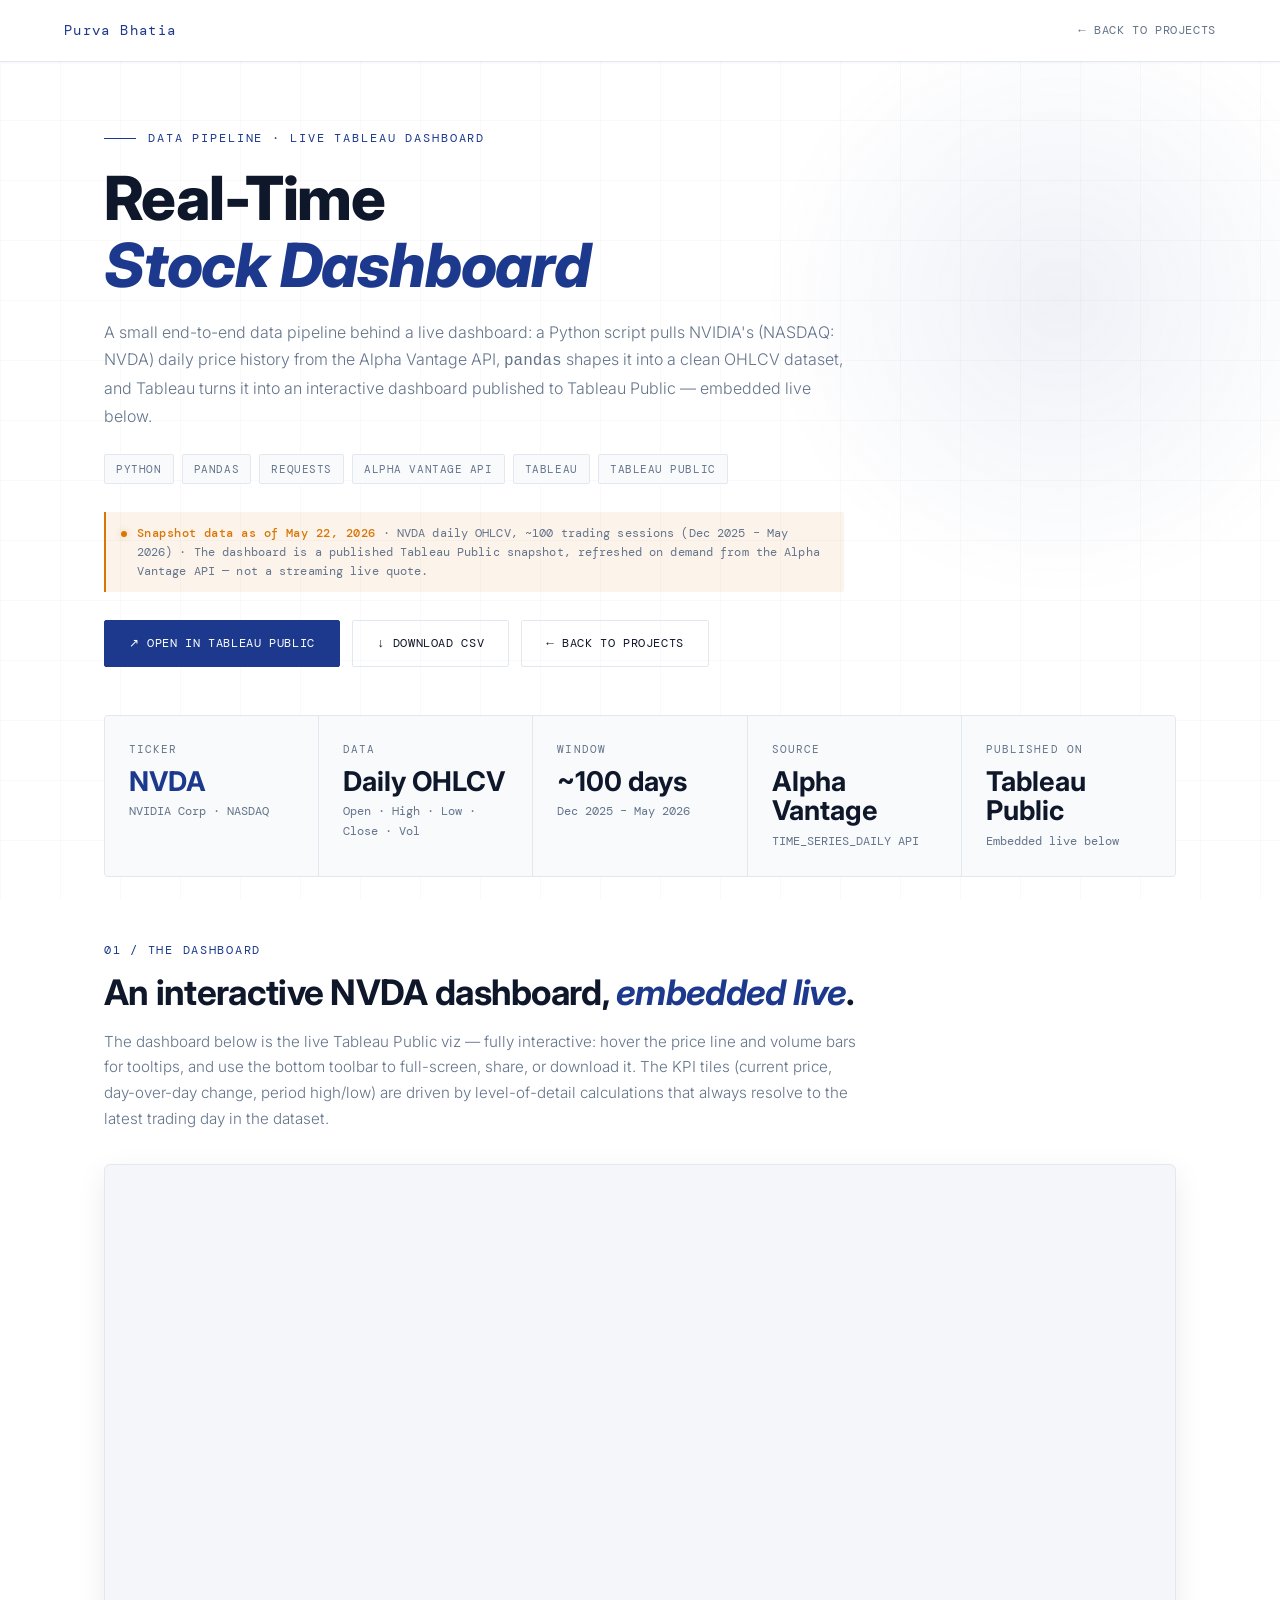
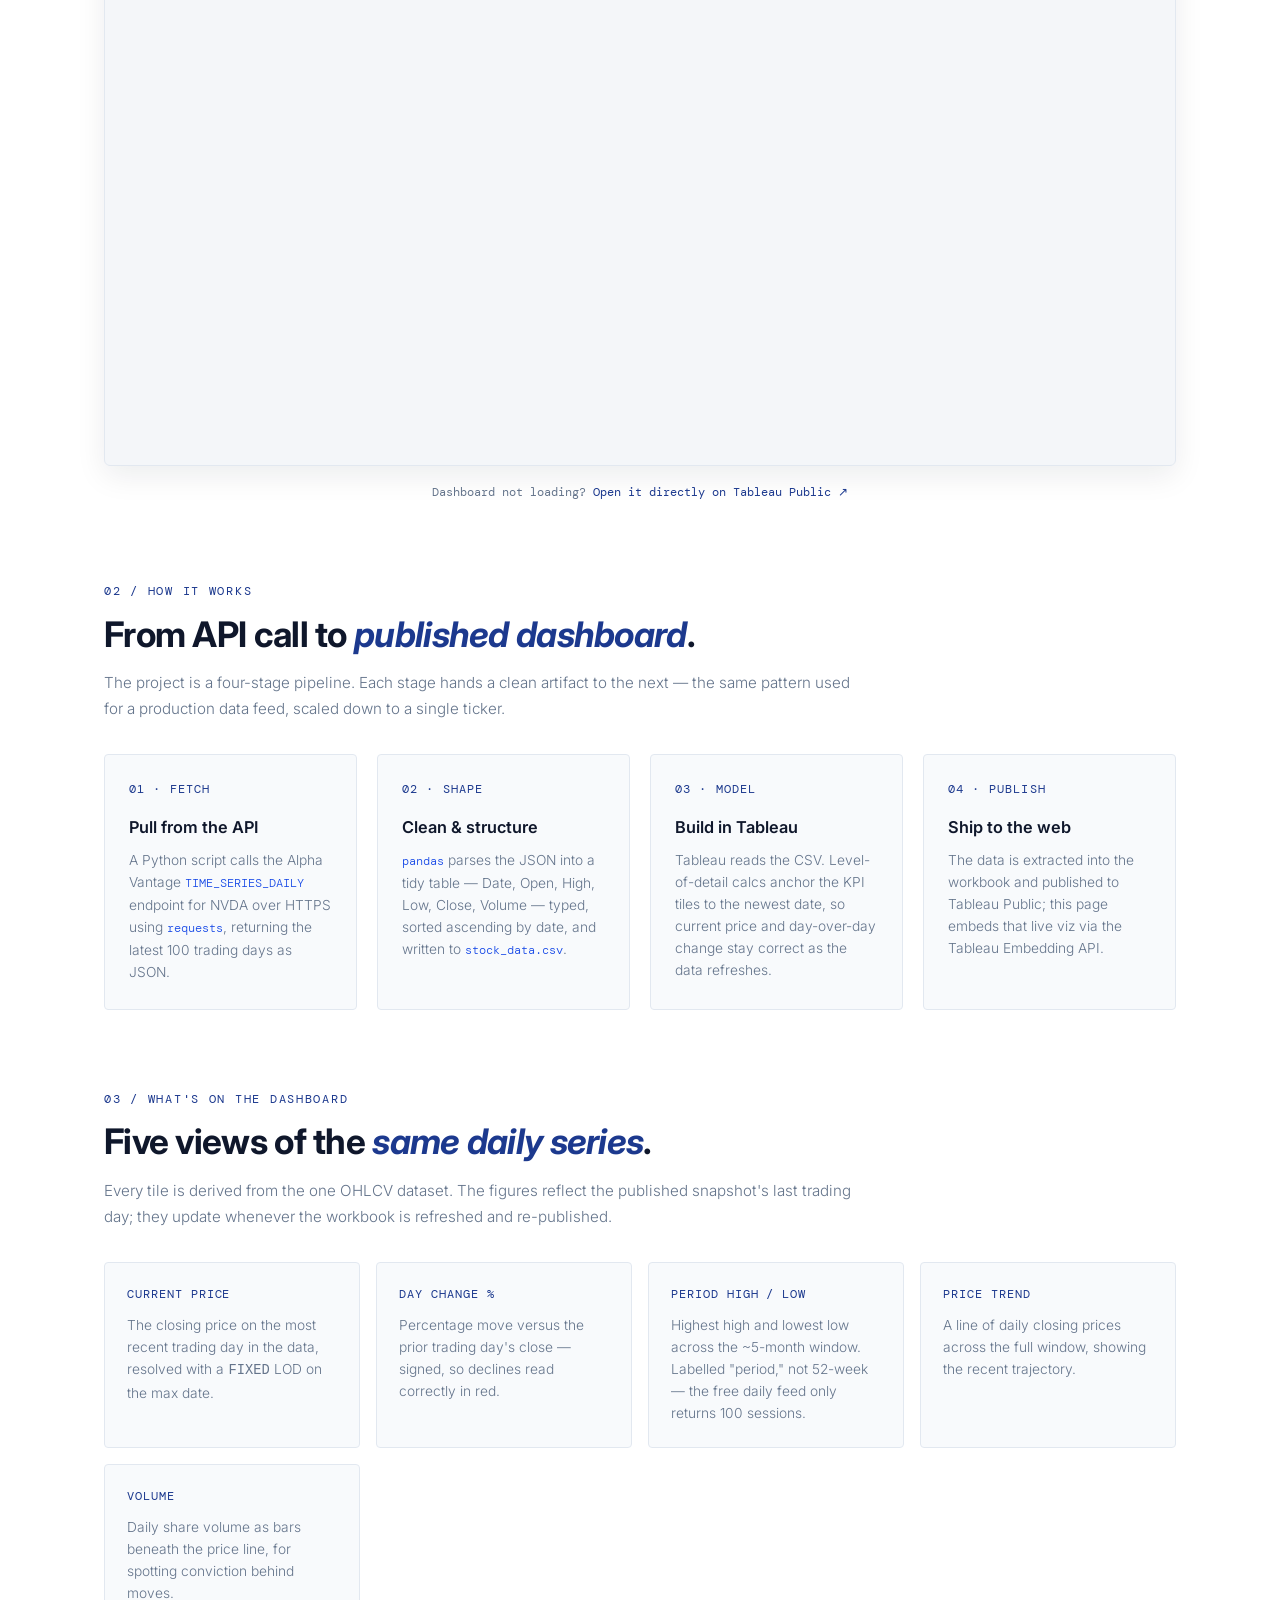
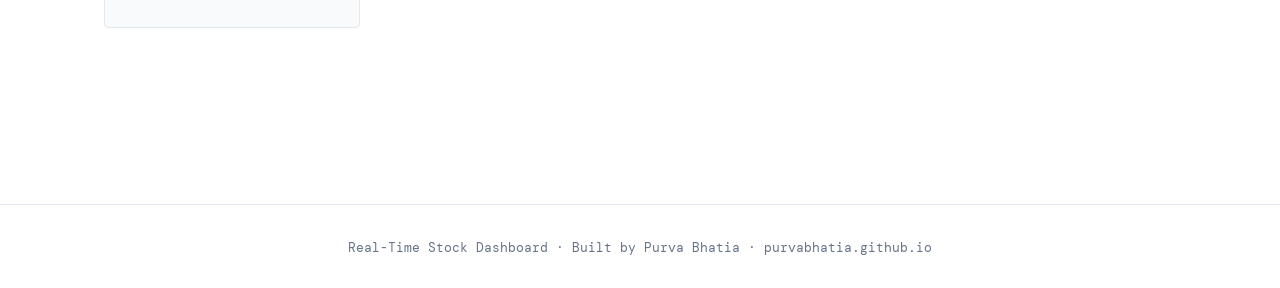
<file: stocks.html>
<!DOCTYPE html>
<html lang="en">
<head>
  <meta charset="UTF-8" />
  <meta name="viewport" content="width=device-width, initial-scale=1.0"/>
  <title>Real-Time Stock Dashboard — Tableau | Purva Bhatia</title>
  <link rel="preconnect" href="https://fonts.gstatic.com" crossorigin>
  <link href="https://fonts.googleapis.com/css2?family=Inter:wght@300;400;500;600;700;800&family=DM+Mono:wght@400;500&display=swap" rel="stylesheet">
  <link rel="stylesheet" href="style.css">
  <meta property="og:title" content="Real-Time Stock Dashboard — Tableau | Purva Bhatia">
  <meta property="og:description" content="A live NVIDIA (NVDA) stock dashboard — a Python + Alpha Vantage data pipeline feeding an interactive Tableau Public dashboard: current price, day-over-day change, period high/low, price trend, and volume.">
  <meta property="og:type" content="website">
  <meta property="og:url" content="https://purvabhatia.github.io/stocks.html">
  <meta property="og:image" content="https://purvabhatia.github.io/assets/PurvaBhatia_Headshot.jpg">
  <link rel="icon" href="data:image/svg+xml,<svg xmlns='http://www.w3.org/2000/svg' viewBox='0 0 100 100'><rect width='100' height='100' rx='12' fill='%231c398e'/><text x='50' y='68' font-family='sans-serif' font-size='46' font-weight='700' fill='%23ffffff' text-anchor='middle'>PB</text></svg>">
  <script type="module" src="https://public.tableau.com/javascripts/api/tableau.embedding.3.latest.min.js"></script>
  <style>
    .nav-back {
      font-family: var(--mono-font);
      font-size: 0.78rem;
      color: var(--muted);
      text-decoration: none;
      letter-spacing: 0.05em;
      text-transform: uppercase;
      transition: color 0.2s;
      display: flex; align-items: center; gap: 0.5rem;
    }
    .nav-back:hover { color: var(--text); }

    /* HERO HEADER */
    .page-header {
      padding: 8rem 4rem 3rem;
      max-width: 1200px;
      margin: 0 auto;
      position: relative;
      z-index: 1;
    }
    .header-tag {
      font-family: var(--mono-font);
      font-size: 0.78rem;
      color: var(--accent);
      letter-spacing: 0.15em;
      text-transform: uppercase;
      margin-bottom: 1rem;
      display: flex; align-items: center; gap: 0.75rem;
    }
    .header-tag::before {
      content: '';
      display: block; width: 2rem; height: 1px;
      background: var(--accent);
    }
    .page-header h1 {
      font-family: var(--heading-font);
      font-size: clamp(2.2rem, 5vw, 3.8rem);
      font-weight: 800;
      letter-spacing: -0.02em;
      line-height: 1.1;
      margin-bottom: 1.25rem;
    }
    .page-header h1 em { font-style: italic; color: var(--accent); }
    .page-header p {
      color: var(--muted);
      font-size: 1rem;
      font-weight: 300;
      max-width: 740px;
      margin-bottom: 1.5rem;
    }

    .tag-row {
      display: flex;
      flex-wrap: wrap;
      gap: 0.5rem;
      margin-bottom: 1.75rem;
    }
    .tag {
      font-family: var(--mono-font);
      font-size: 0.68rem;
      letter-spacing: 0.05em;
      text-transform: uppercase;
      color: var(--muted);
      background: var(--surface);
      border: 1px solid var(--border);
      border-radius: 2px;
      padding: 0.32rem 0.7rem;
    }

    .asof {
      display: flex;
      align-items: flex-start;
      gap: 0.6rem;
      max-width: 740px;
      padding: 0.7rem 0.95rem;
      margin-bottom: 1.75rem;
      background: rgba(217, 119, 6, 0.08);
      border-left: 2px solid var(--yellow);
      border-radius: 0 2px 2px 0;
      font-family: var(--mono-font);
      font-size: 0.72rem;
      line-height: 1.65;
      color: var(--muted);
      letter-spacing: 0.01em;
    }
    .asof strong { color: var(--yellow); font-weight: 500; letter-spacing: 0.04em; }
    .asof-dot {
      flex: none;
      width: 6px; height: 6px;
      border-radius: 50%;
      background: var(--yellow);
      margin-top: 0.45rem;
      box-shadow: 0 0 8px rgba(217, 119, 6, 0.4);
    }

    .header-actions {
      display: flex;
      gap: 0.75rem;
      flex-wrap: wrap;
    }
    .btn {
      display: inline-flex;
      align-items: center;
      gap: 0.5rem;
      padding: 0.75rem 1.5rem;
      font-family: var(--mono-font);
      font-size: 0.78rem;
      letter-spacing: 0.05em;
      text-transform: uppercase;
      border-radius: 2px;
      text-decoration: none;
      transition: all 0.2s;
      cursor: pointer;
    }
    .btn-primary {
      background: var(--accent);
      color: var(--bg);
      border: 1px solid var(--accent);
    }
    .btn-primary:hover { background: transparent; color: var(--accent); }
    .btn-outline {
      background: transparent;
      color: var(--text);
      border: 1px solid var(--border);
    }
    .btn-outline:hover { border-color: var(--accent); color: var(--accent); }

    .glow {
      position: absolute;
      top: 0; right: -10%;
      width: 600px; height: 600px;
      background: radial-gradient(circle, rgba(28,57,142,0.07) 0%, transparent 70%);
      pointer-events: none;
    }

    /* MAIN LAYOUT */
    .main-wrap {
      max-width: 1200px;
      margin: 0 auto;
      padding: 0 4rem 6rem;
      position: relative;
      z-index: 1;
    }

    /* KPI STRIP */
    .kpi-strip {
      display: grid;
      grid-template-columns: repeat(5, 1fr);
      gap: 1px;
      background: var(--border);
      border: 1px solid var(--border);
      border-radius: 4px;
      overflow: hidden;
      margin-bottom: 4rem;
    }
    .kpi { background: var(--surface); padding: 1.5rem; }
    .kpi-label {
      font-family: var(--mono-font);
      font-size: 0.68rem;
      letter-spacing: 0.1em;
      text-transform: uppercase;
      color: var(--muted);
      margin-bottom: 0.5rem;
    }
    .kpi-val {
      font-family: var(--heading-font);
      font-size: 1.7rem;
      font-weight: 700;
      color: var(--text);
      line-height: 1.1;
    }
    .kpi-val.accent { color: var(--accent); }
    .kpi-sub {
      font-family: var(--mono-font);
      font-size: 0.72rem;
      color: var(--muted);
      margin-top: 0.35rem;
    }

    /* SECTIONS */
    section.block { margin-bottom: 5rem; }
    .section-label {
      font-family: var(--mono-font);
      font-size: 0.72rem;
      color: var(--accent);
      letter-spacing: 0.15em;
      text-transform: uppercase;
      margin-bottom: 0.75rem;
    }
    .section-title {
      font-family: var(--heading-font);
      font-size: clamp(1.5rem, 3vw, 2.2rem);
      font-weight: 700;
      letter-spacing: -0.02em;
      margin-bottom: 1rem;
      line-height: 1.15;
    }
    .section-title em { font-style: italic; color: var(--accent); }
    .section-sub {
      color: var(--muted);
      font-size: 0.95rem;
      font-weight: 300;
      max-width: 760px;
      margin-bottom: 2rem;
      line-height: 1.7;
    }

    /* TABLEAU EMBED */
    .viz-frame {
      background: #f4f6f9; /* matches the Tableau dashboard's own light background so the embed blends seamlessly */
      border: 1px solid var(--border);
      border-radius: 6px;
      padding: 10px;
      overflow: hidden;
      box-shadow: 0 10px 30px rgba(15,23,43,0.08);
    }
    .viz-frame tableau-viz {
      display: block;
      width: 100%;
      min-height: 880px;
    }
    .viz-note {
      font-family: var(--mono-font);
      font-size: 0.74rem;
      color: var(--muted);
      margin-top: 1rem;
      text-align: center;
    }
    .viz-note a { color: var(--accent); text-decoration: none; }
    .viz-note a:hover { text-decoration: underline; }

    /* PIPELINE STEPS */
    .pipeline {
      display: grid;
      grid-template-columns: repeat(4, 1fr);
      gap: 1.25rem;
    }
    .step {
      background: var(--surface);
      border: 1px solid var(--border);
      border-radius: 4px;
      padding: 1.6rem 1.5rem;
      position: relative;
    }
    .step-num {
      font-family: var(--mono-font);
      font-size: 0.72rem;
      letter-spacing: 0.1em;
      color: var(--accent);
      margin-bottom: 0.85rem;
    }
    .step h4 {
      font-family: var(--body-font);
      font-size: 1.02rem;
      font-weight: 600;
      color: var(--text);
      margin-bottom: 0.5rem;
    }
    .step p {
      color: var(--muted);
      font-size: 0.86rem;
      font-weight: 300;
      line-height: 1.6;
    }
    .step code {
      font-family: var(--mono-font);
      font-size: 0.78rem;
      color: var(--accent2);
    }

    /* METRIC CARDS */
    .metric-grid {
      display: grid;
      grid-template-columns: repeat(auto-fit, minmax(220px, 1fr));
      gap: 1rem;
    }
    .metric {
      background: var(--surface);
      border: 1px solid var(--border);
      border-radius: 4px;
      padding: 1.4rem 1.4rem;
    }
    .metric-name {
      font-family: var(--mono-font);
      font-size: 0.72rem;
      letter-spacing: 0.08em;
      text-transform: uppercase;
      color: var(--accent);
      margin-bottom: 0.6rem;
    }
    .metric p {
      color: var(--muted);
      font-size: 0.86rem;
      font-weight: 300;
      line-height: 1.6;
    }

    .fade-in { animation: fadeUp 0.7s ease both; }
    @keyframes fadeUp {
      from { opacity: 0; transform: translateY(12px); }
      to   { opacity: 1; transform: none; }
    }

    /* RESPONSIVE */
    @media (max-width: 920px) {
      .pipeline { grid-template-columns: repeat(2, 1fr); }
      .kpi-strip { grid-template-columns: repeat(3, 1fr); }
    }
    @media (max-width: 720px) {
      .page-header { padding: 7rem 1.5rem 2rem; }
      .main-wrap { padding: 0 1.5rem 4rem; }
      .pipeline { grid-template-columns: 1fr; }
      .kpi-strip { grid-template-columns: repeat(2, 1fr); }
      .viz-frame tableau-viz { min-height: 1280px; }
    }
  </style>
</head>
<body>

  <nav>
    <a href="index.html" class="nav-logo">Purva Bhatia</a>
    <a href="index.html#projects" class="nav-back">← Back to Projects</a>
  </nav>

  <div class="page-header">
    <div class="glow"></div>
    <div class="header-tag">Data Pipeline · Live Tableau Dashboard</div>
    <h1>Real-Time<br><em>Stock Dashboard</em></h1>
    <p>A small end-to-end data pipeline behind a live dashboard: a Python script pulls NVIDIA's (NASDAQ: NVDA) daily price history from the Alpha Vantage API, <code>pandas</code> shapes it into a clean OHLCV dataset, and Tableau turns it into an interactive dashboard published to Tableau Public — embedded live below.</p>
    <div class="tag-row">
      <span class="tag">Python</span>
      <span class="tag">pandas</span>
      <span class="tag">requests</span>
      <span class="tag">Alpha Vantage API</span>
      <span class="tag">Tableau</span>
      <span class="tag">Tableau Public</span>
    </div>
    <div class="asof">
      <span class="asof-dot"></span>
      <span><strong>Snapshot data as of May 22, 2026</strong> · NVDA daily OHLCV, ~100 trading sessions (Dec 2025 – May 2026) · The dashboard is a published Tableau Public snapshot, refreshed on demand from the Alpha Vantage API — not a streaming live quote.</span>
    </div>
    <div class="header-actions">
      <a href="https://public.tableau.com/app/profile/purva.bhatia./viz/NVDAReal-TimeStockDashboard/NVDADashboard" class="btn btn-primary" target="_blank" rel="noopener">↗ Open in Tableau Public</a>
      <a href="assets/stock_data.csv" class="btn btn-outline" download>↓ Download CSV</a>
      <a href="index.html#projects" class="btn btn-outline">← Back to Projects</a>
    </div>
  </div>

  <div class="main-wrap">

    <!-- KPI STRIP -->
    <div class="kpi-strip fade-in">
      <div class="kpi">
        <div class="kpi-label">Ticker</div>
        <div class="kpi-val accent">NVDA</div>
        <div class="kpi-sub">NVIDIA Corp · NASDAQ</div>
      </div>
      <div class="kpi">
        <div class="kpi-label">Data</div>
        <div class="kpi-val">Daily OHLCV</div>
        <div class="kpi-sub">Open · High · Low · Close · Vol</div>
      </div>
      <div class="kpi">
        <div class="kpi-label">Window</div>
        <div class="kpi-val">~100 days</div>
        <div class="kpi-sub">Dec 2025 – May 2026</div>
      </div>
      <div class="kpi">
        <div class="kpi-label">Source</div>
        <div class="kpi-val">Alpha Vantage</div>
        <div class="kpi-sub">TIME_SERIES_DAILY API</div>
      </div>
      <div class="kpi">
        <div class="kpi-label">Published on</div>
        <div class="kpi-val">Tableau Public</div>
        <div class="kpi-sub">Embedded live below</div>
      </div>
    </div>

    <!-- 01 THE LIVE DASHBOARD -->
    <section class="block">
      <div class="section-label">01 / The Dashboard</div>
      <h2 class="section-title">An interactive NVDA dashboard, <em>embedded live</em>.</h2>
      <p class="section-sub">The dashboard below is the live Tableau Public viz — fully interactive: hover the price line and volume bars for tooltips, and use the bottom toolbar to full-screen, share, or download it. The KPI tiles (current price, day-over-day change, period high/low) are driven by level-of-detail calculations that always resolve to the latest trading day in the dataset.</p>
      <div class="viz-frame">
        <tableau-viz id="nvdaViz"
          src="https://public.tableau.com/views/NVDAReal-TimeStockDashboard/NVDADashboard"
          toolbar="bottom" hide-tabs></tableau-viz>
      </div>
      <p class="viz-note">Dashboard not loading? <a href="https://public.tableau.com/app/profile/purva.bhatia./viz/NVDAReal-TimeStockDashboard/NVDADashboard" target="_blank" rel="noopener">Open it directly on Tableau Public ↗</a></p>
    </section>

    <!-- 02 HOW IT WORKS -->
    <section class="block">
      <div class="section-label">02 / How It Works</div>
      <h2 class="section-title">From API call to <em>published dashboard</em>.</h2>
      <p class="section-sub">The project is a four-stage pipeline. Each stage hands a clean artifact to the next — the same pattern used for a production data feed, scaled down to a single ticker.</p>
      <div class="pipeline fade-in">
        <div class="step">
          <div class="step-num">01 · FETCH</div>
          <h4>Pull from the API</h4>
          <p>A Python script calls the Alpha Vantage <code>TIME_SERIES_DAILY</code> endpoint for NVDA over HTTPS using <code>requests</code>, returning the latest 100 trading days as JSON.</p>
        </div>
        <div class="step">
          <div class="step-num">02 · SHAPE</div>
          <h4>Clean &amp; structure</h4>
          <p><code>pandas</code> parses the JSON into a tidy table — Date, Open, High, Low, Close, Volume — typed, sorted ascending by date, and written to <code>stock_data.csv</code>.</p>
        </div>
        <div class="step">
          <div class="step-num">03 · MODEL</div>
          <h4>Build in Tableau</h4>
          <p>Tableau reads the CSV. Level-of-detail calcs anchor the KPI tiles to the newest date, so current price and day-over-day change stay correct as the data refreshes.</p>
        </div>
        <div class="step">
          <div class="step-num">04 · PUBLISH</div>
          <h4>Ship to the web</h4>
          <p>The data is extracted into the workbook and published to Tableau Public; this page embeds that live viz via the Tableau Embedding API.</p>
        </div>
      </div>
    </section>

    <!-- 03 WHAT'S ON THE DASHBOARD -->
    <section class="block">
      <div class="section-label">03 / What's on the Dashboard</div>
      <h2 class="section-title">Five views of the <em>same daily series</em>.</h2>
      <p class="section-sub">Every tile is derived from the one OHLCV dataset. The figures reflect the published snapshot's last trading day; they update whenever the workbook is refreshed and re-published.</p>
      <div class="metric-grid fade-in">
        <div class="metric">
          <div class="metric-name">Current Price</div>
          <p>The closing price on the most recent trading day in the data, resolved with a <code>FIXED</code> LOD on the max date.</p>
        </div>
        <div class="metric">
          <div class="metric-name">Day Change %</div>
          <p>Percentage move versus the prior trading day's close — signed, so declines read correctly in red.</p>
        </div>
        <div class="metric">
          <div class="metric-name">Period High / Low</div>
          <p>Highest high and lowest low across the ~5-month window. Labelled "period," not 52-week — the free daily feed only returns 100 sessions.</p>
        </div>
        <div class="metric">
          <div class="metric-name">Price Trend</div>
          <p>A line of daily closing prices across the full window, showing the recent trajectory.</p>
        </div>
        <div class="metric">
          <div class="metric-name">Volume</div>
          <p>Daily share volume as bars beneath the price line, for spotting conviction behind moves.</p>
        </div>
      </div>
    </section>

  </div>

  <footer>
    <p>Real-Time Stock Dashboard · Built by Purva Bhatia · purvabhatia.github.io</p>
  </footer>

</body>
</html>
</file>
<file: style.css>
:root {
  --bg: #ffffff;
  --surface: #f8fafc;
  --surface2: #f1f5f9;
  --border: #e2e8f0;
  --accent: #1c398e;
  --accent2: #1447e6;
  --text: #0f172b;
  --muted: #64748b;

  /* Directional / semantic finance colors — shared by the calculator + DCF pages */
  --green: #059669;
  --yellow: #d97706;
  --red: #dc2626;
  --bull: var(--green);
  --base: var(--accent2);
  --bear: var(--red);

  --heading-font: 'Inter', sans-serif;
  --body-font: 'Inter', sans-serif;
  --mono-font: 'DM Mono', monospace;
}

*, *::before, *::after { box-sizing: border-box; margin: 0; padding: 0; }

html { scroll-behavior: smooth; }

body {
  background: var(--bg);
  color: var(--text);
  font-family: var(--body-font);
  font-size: 16px;
  line-height: 1.7;
  overflow-x: hidden;
  min-height: 100vh;
  -webkit-font-smoothing: antialiased;
  -moz-osx-font-smoothing: grayscale;
}

/* Subtle slate grid for a light, analytical texture.
   (The dark-theme noise grain was removed — it reads as grey dust on white.) */
body::after {
  content: '';
  position: fixed;
  inset: 0;
  background-image:
    linear-gradient(rgba(15,23,43,0.025) 1px, transparent 1px),
    linear-gradient(90deg, rgba(15,23,43,0.025) 1px, transparent 1px);
  background-size: 60px 60px;
  pointer-events: none;
  z-index: 0;
}

nav {
  position: fixed;
  top: 0; left: 0; right: 0;
  z-index: 100;
  display: flex;
  justify-content: space-between;
  align-items: center;
  padding: 1.2rem 4rem;
  backdrop-filter: blur(20px);
  -webkit-backdrop-filter: blur(20px);
  background: rgba(255,255,255,0.85);
  border-bottom: 1px solid var(--border);
  box-shadow: 0 1px 3px rgba(15,23,43,0.04);
}

.nav-logo {
  font-family: var(--mono-font);
  font-size: 0.85rem;
  color: var(--accent);
  letter-spacing: 0.1em;
  text-decoration: none;
}

footer {
  text-align: center;
  padding: 2rem 4rem;
  border-top: 1px solid var(--border);
  color: var(--muted);
  font-size: 0.8rem;
  font-family: var(--mono-font);
  position: relative;
  z-index: 1;
}
</file>
